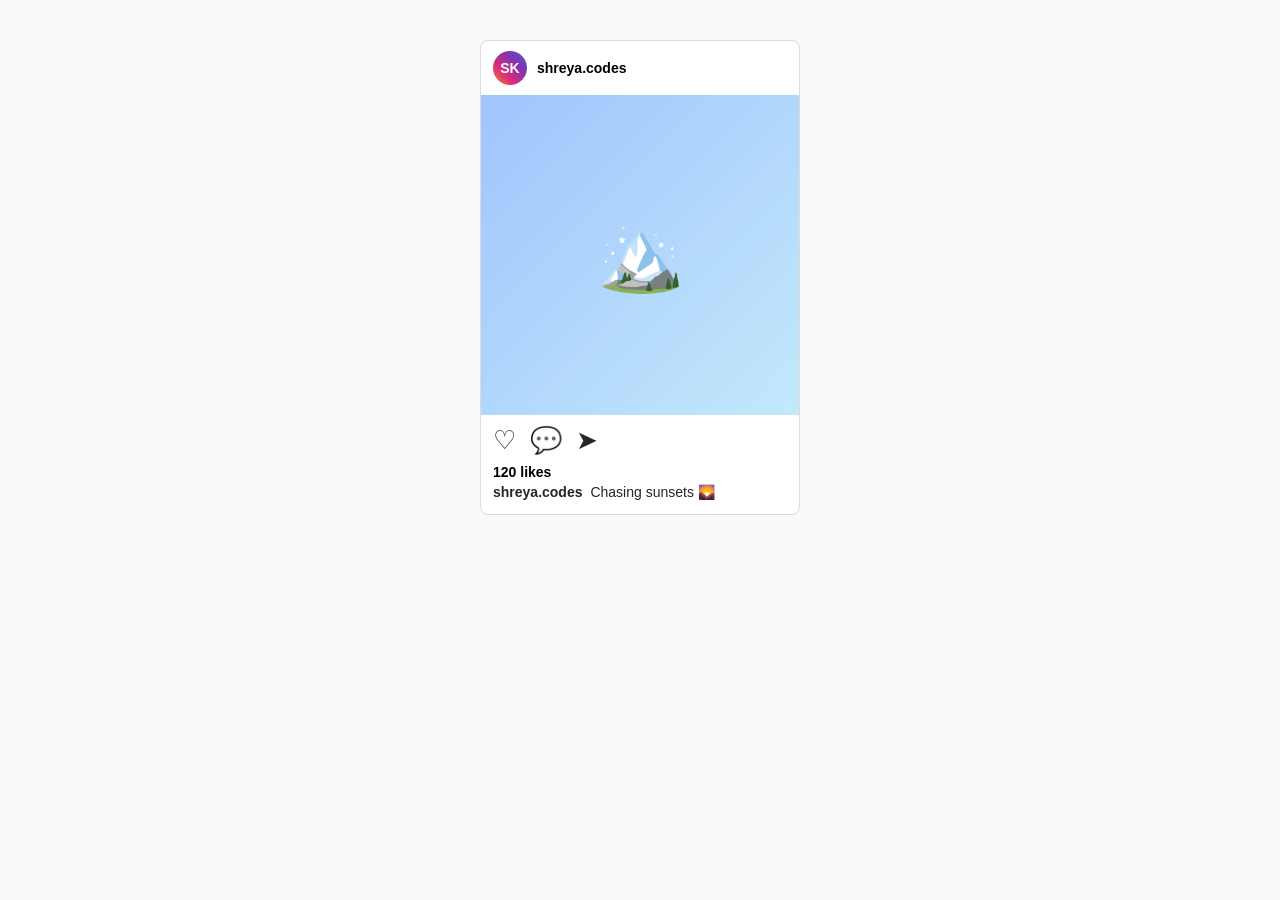
<file: 18/DOM1/index.html>
<!DOCTYPE html>
<html lang="en">

<head>
    <meta charset="UTF-8">
    <meta name="viewport" content="width=device-width, initial-scale=1.0">
    <title>Document</title>
    <link rel="stylesheet" href="style.css">
    <script defer src="index.js"></script>
</head>

<body>
    <div class="insta-card">
        <div class="insta-header">
            <div class="insta-avatar">SK</div>
            <div class="insta-username">shreya.codes</div>
        </div>
        <div class="insta-post-image">🏔️</div>
            <div class="insta-actions">
                <span id="heart" class="icon heart">&#9825;</span>
                <span class="icon">&#128172;</span>
                <span class="icon">&#10148;</span>
            </div>
        <p class="likes-count" id="likesCount">120 likes</p>
        <p class="caption"><b>shreya.codes</b> Chasing sunsets 🌄</p>
    </div>

</body>

</html>
</file>
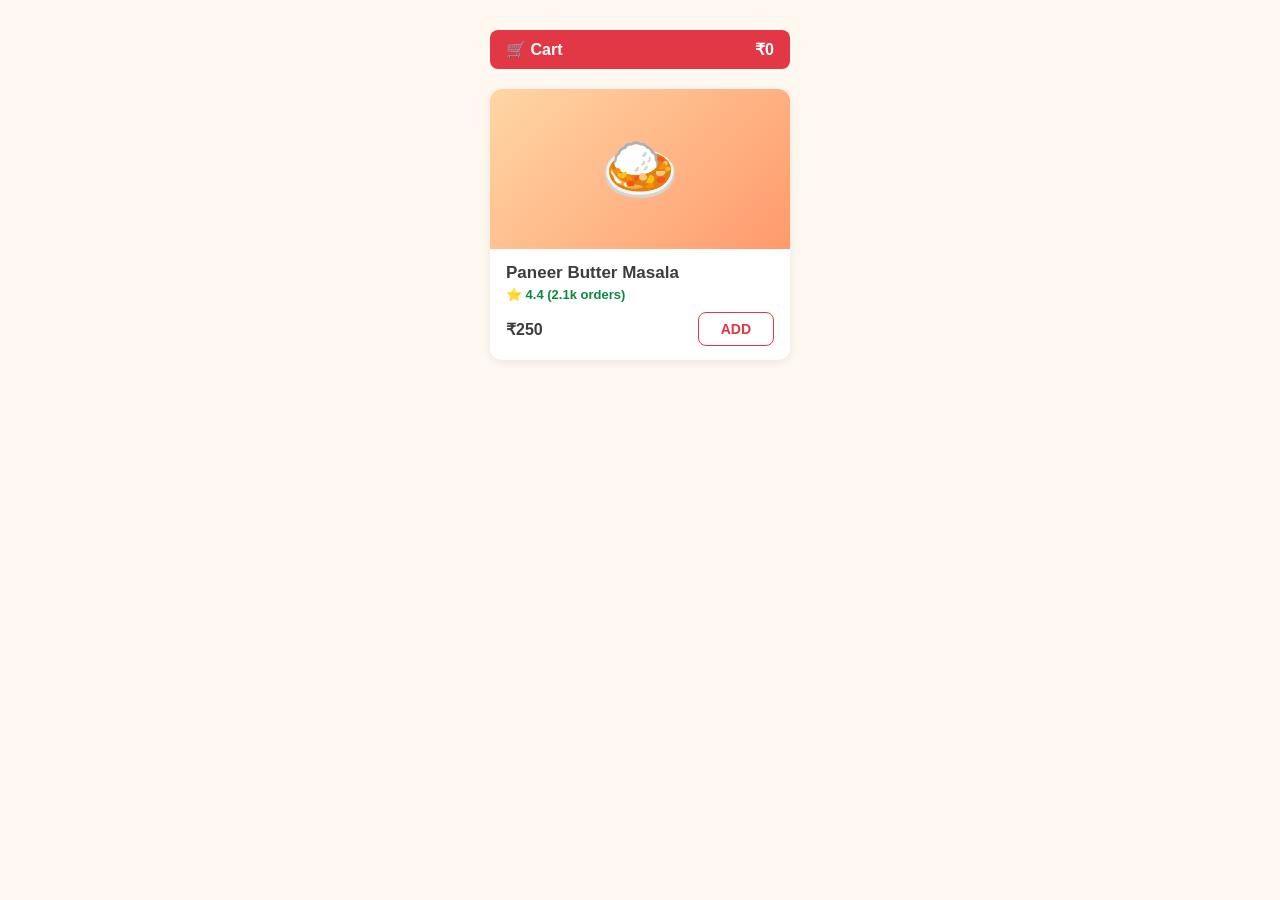
<file: 18/DOM2/index.html>
<!DOCTYPE html>
<html lang="en">
<head>
    <meta charset="UTF-8">
    <meta name="viewport" content="width=device-width, initial-scale=1.0">
    <title>Document</title>
    <link rel="stylesheet" href="style.css">
    <script defer src="index1.js"></script>
</head>
<body>
    <div class="nav-cart">
    <span>🛒 Cart</span>
    <span id="cartTotal">₹0</span>
</div>
<div class="food-card">
    <div class="food-img">🍛</div>
    <div class="food-info">
        <h3>Paneer Butter Masala</h3>
        <p class="rating">⭐ 4.4 (2.1k orders)</p>
        <div class="price-row">
            <span class="price">₹250</span>
            <button id="addBtn" class="add-btn">ADD</button>
            <div id="stepper" class="stepper hidden">
                <button id="decreaseBtn">−</button>
                <span id="qty">1</span>
                <button id="increaseBtn">+</button>
            </div>
        </div>
    </div>
</div>
</body>
</html>
</file>
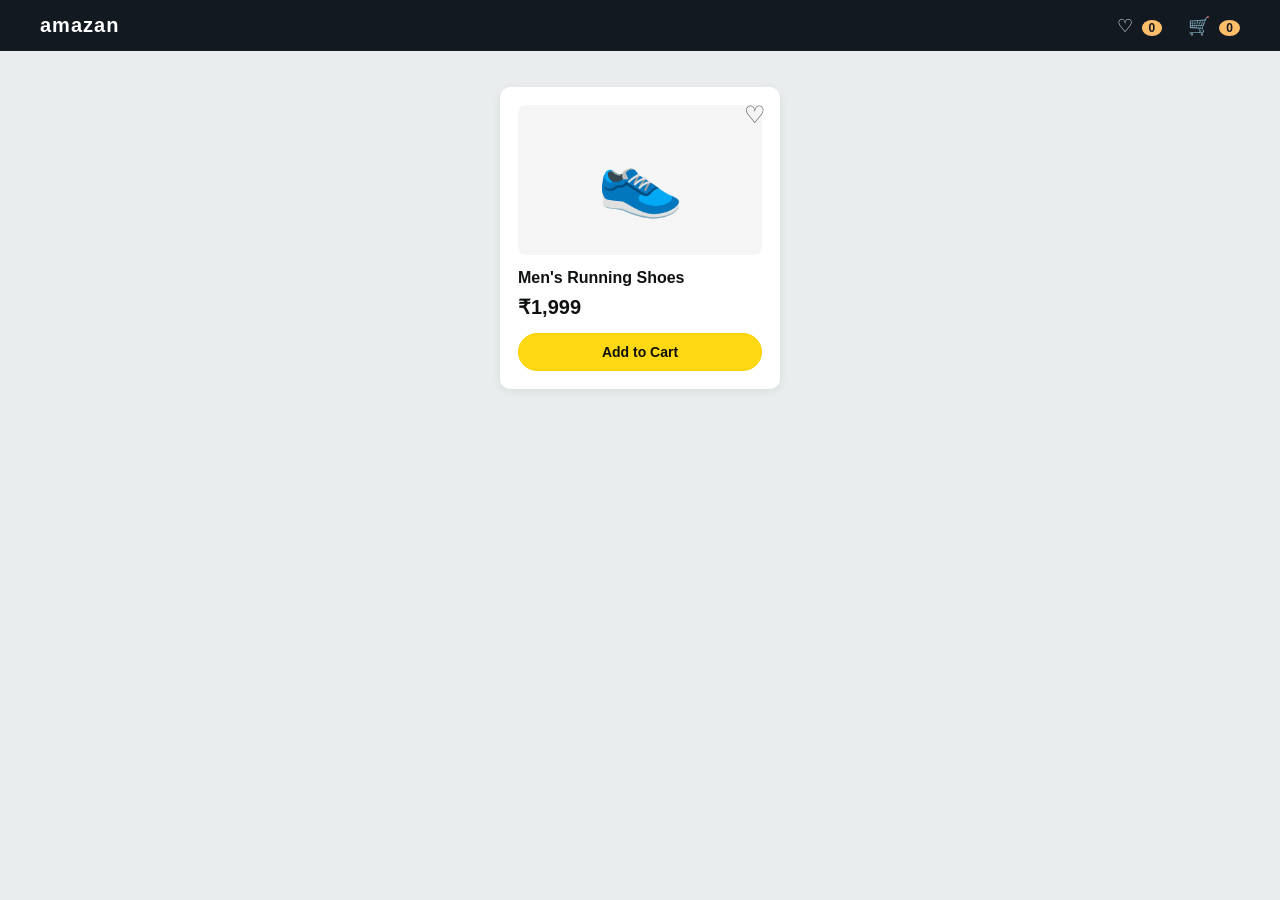
<file: 18/DOM3/index.html>
<!DOCTYPE html>
<html lang="en">

<head>
    <meta charset="UTF-8">
    <meta name="viewport" content="width=device-width, initial-scale=1.0">
    <title>Document</title>
    <link rel="stylesheet" href="style.css">
    <script defer src="index.js"></script>
</head>

<body>
    <div class="navbar">
        <div class="brand">amazan</div>
        <div class="nav-icons">
            <span>♡ <span id="wishCount" class="count">0</span></span>
            <span>🛒 <span id="cartCount" class="count">0</span></span>
        </div>
    </div>
    <div class="product-card">
        <span id="wishlistIcon" class="wishlist-icon">&#9825;</span>
        <div class="product-img">👟</div>
        <h3>Men's Running Shoes</h3>
        <p class="price">1,999</p>
        <button id="addToCartBtn">Add to Cart</button>
    </div>

</body>

</html>
</file>
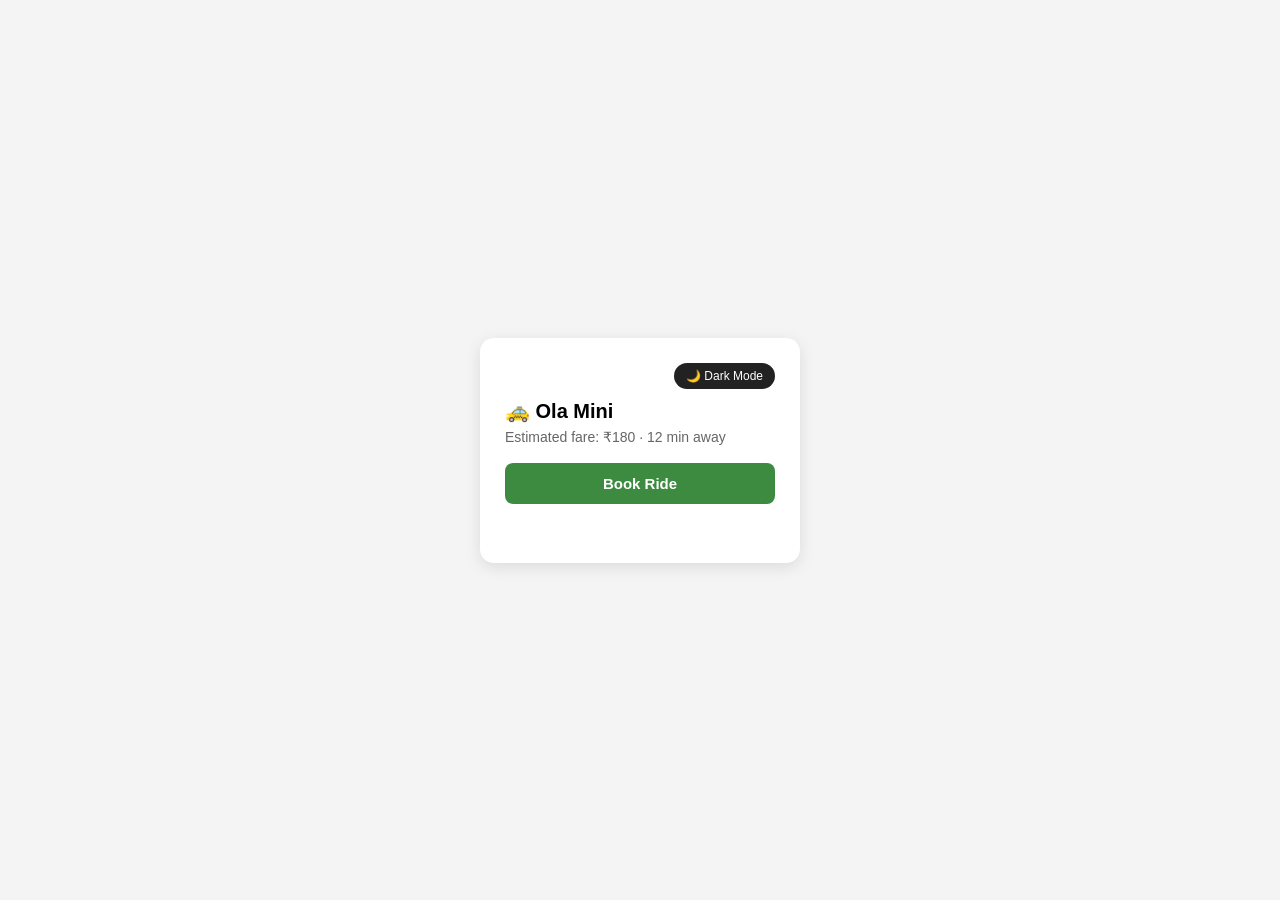
<file: 18/DOM4/index.html>
<!DOCTYPE html>
<html lang="en">

<head>
    <meta charset="UTF-8">
    <meta name="viewport" content="width=device-width, initial-scale=1.0">
    <title>Document</title>
    <link rel="stylesheet" href="style.css">
    <script defer src="index.js"></script>
</head>

<body>
    <div class="ride-card" id="rideCard">
        <div class="theme-toggle">
            <button id="themeBtn">🌙 Dark Mode</button>
        </div>
        <h2 class="ride-title">🚕 Ola Mini</h2>
        <p class="fare">Estimated fare: ₹180 · 12 min away</p>
        <button id="bookBtn">Book Ride</button>
        <p id="status" class="status"></p>
    </div>

</body>

</html>
</file>
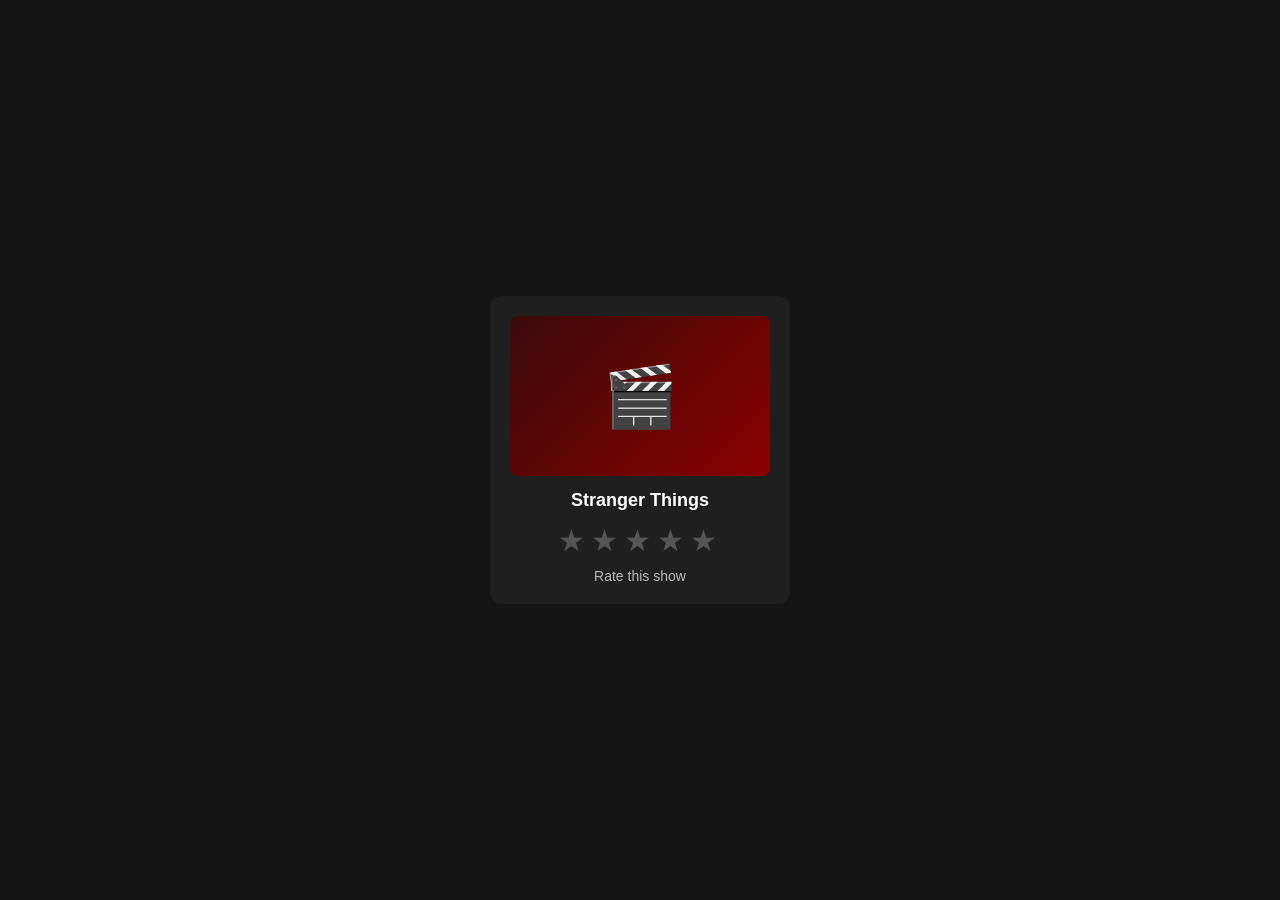
<file: 18/DOM5/index.html>
<!DOCTYPE html>
<html lang="en">

<head>
    <meta charset="UTF-8">
    <meta name="viewport" content="width=device-width, initial-scale=1.0">
    <title>Document</title>
    <link rel="stylesheet" href="style.css">
    <script defer src="index.js"></script>
</head>

<body>
    <div class="movie-card">
        <div class="movie-poster">🎬</div>
        <h3>Stranger Things</h3>
        <div class="stars" id="stars">
            <span class="star" data-index="1">★</span><span class="star" data-index="2">★</span><span class="star"
                data-index="3">★</span><span class="star" data-index="4">★</span><span class="star"
                data-index="5">★</span>
        </div>
        <p id="ratingText">Rate this show</p>
    </div>

</body>

</html>
</file>
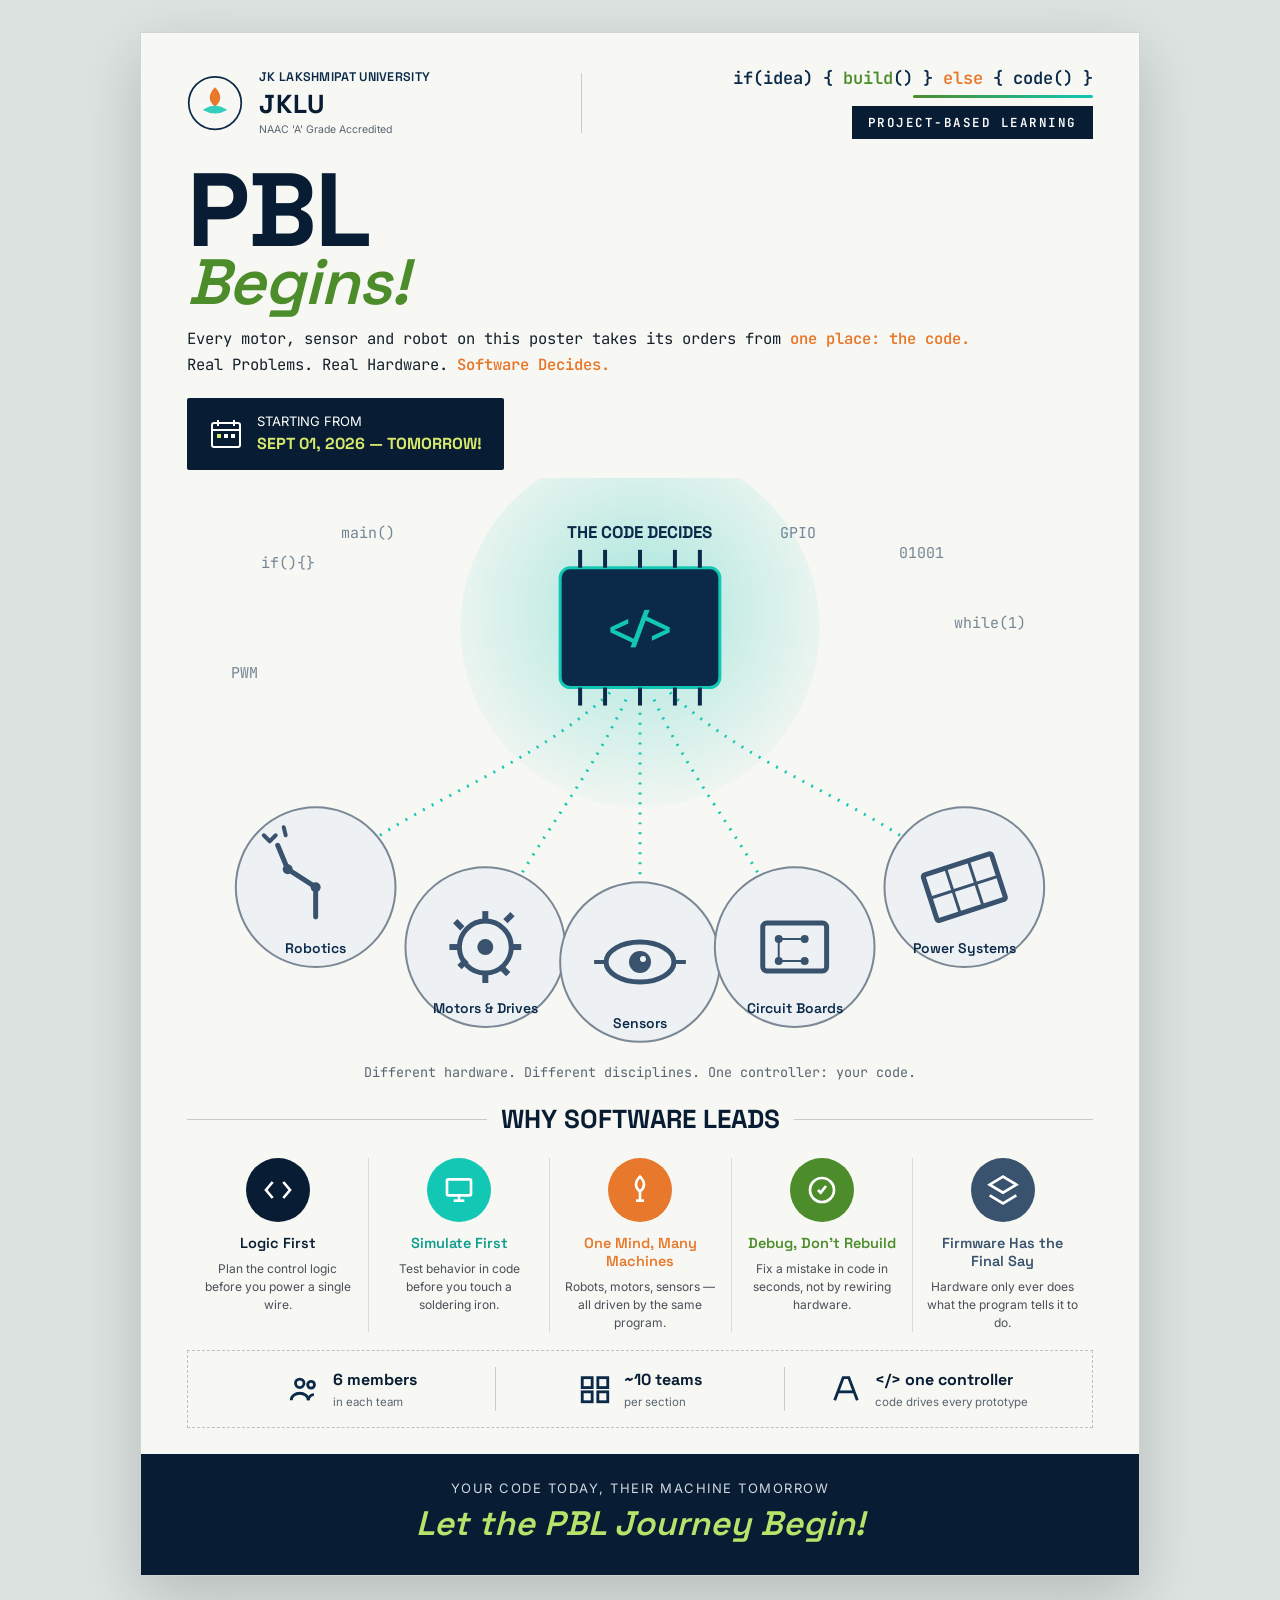
<file: 18/DOM4/img.html>
<!DOCTYPE html>
<html lang="en">
<head>
<meta charset="UTF-8">
<title>PBL Begins — Software-Led Engineering</title>
<link rel="preconnect" href="https://fonts.googleapis.com">
<link href="https://fonts.googleapis.com/css2?family=Space+Grotesk:wght@400;500;600;700&family=JetBrains+Mono:wght@400;500;600&family=Inter:wght@400;500;600;700&display=swap" rel="stylesheet">
<style>
  :root{
    --navy:#0B2A4A;
    --navy-deep:#081D33;
    --green:#4C8C2B;
    --orange:#E8792C;
    --cyan:#12C7B4;
    --paper:#F7F7F3;
    --ink:#14202B;
    --hw-grey:#7A8794;
    --hw-fill:#EEF1F3;
  }
  *{box-sizing:border-box; margin:0; padding:0;}
  body{
    background:#DCE3E0;
    display:flex;
    justify-content:center;
    padding:32px 12px;
    font-family:'Inter',sans-serif;
  }
  .poster{
    width:1000px;
    max-width:100%;
    background:var(--paper);
    position:relative;
    overflow:hidden;
    border:1px solid #cfd6d2;
    box-shadow:0 20px 60px rgba(0,0,0,0.18);
  }

  /* ===== HEADER ===== */
  .header{
    display:flex;
    align-items:center;
    justify-content:space-between;
    padding:34px 46px 18px 46px;
    gap:24px;
  }
  .brand{
    display:flex;
    align-items:center;
    gap:16px;
  }
  .brand-mark{width:56px; height:56px; flex-shrink:0;}
  .brand-text .uname{
    font-family:'Space Grotesk', sans-serif;
    font-weight:600;
    font-size:12.5px;
    letter-spacing:0.3px;
    color:var(--navy);
    line-height:1.25;
    max-width:190px;
  }
  .brand-text .jklu{
    font-family:'Space Grotesk', sans-serif;
    font-weight:700;
    font-size:26px;
    color:var(--navy-deep);
    letter-spacing:1px;
    margin-top:2px;
  }
  .brand-text .accred{
    font-size:10.5px;
    color:#5a6672;
    margin-top:2px;
  }
  .divider-v{width:1px; height:60px; background:#c7cdc9;}
  .tagline{
    text-align:right;
  }
  .tagline .line1{
    font-family:'JetBrains Mono', monospace;
    font-weight:600;
    font-size:17px;
    color:var(--navy);
  }
  .tagline .line1 .g{color:var(--green);}
  .tagline .line1 .o{color:var(--orange);}
  .tagline .underline{
    height:3px; width:180px; background:linear-gradient(90deg,var(--green),var(--cyan));
    margin:6px 0 8px auto; border-radius:2px;
  }
  .pbl-ribbon{
    display:inline-block;
    background:var(--navy-deep);
    color:#fff;
    font-family:'JetBrains Mono', monospace;
    font-weight:600;
    font-size:12.5px;
    letter-spacing:1.5px;
    padding:8px 16px;
  }

  /* ===== HERO TITLE ===== */
  .hero-title{
    padding:6px 46px 0 46px;
    position:relative;
  }
  .hero-title h1{
    font-family:'Space Grotesk', sans-serif;
    font-weight:700;
    font-size:104px;
    line-height:0.92;
    color:var(--navy-deep);
    letter-spacing:-2px;
  }
  .hero-title .begins{
    font-family:'Space Grotesk', sans-serif;
    font-style:italic;
    font-weight:600;
    font-size:64px;
    color:var(--green);
    display:block;
    margin-top:-6px;
    letter-spacing:-1px;
  }
  .subline{
    font-family:'JetBrains Mono', monospace;
    font-size:15.5px;
    color:var(--ink);
    margin-top:14px;
    line-height:1.7;
  }
  .subline strong{color:var(--orange); font-weight:600;}

  .date-box{
    margin-top:20px;
    display:inline-flex;
    align-items:center;
    gap:14px;
    background:var(--navy-deep);
    color:#fff;
    padding:14px 22px;
    border-radius:2px;
  }
  .date-box .cal{width:34px; height:34px; flex-shrink:0;}
  .date-box .txt{font-family:'Inter',sans-serif; font-size:13px; line-height:1.5;}
  .date-box .txt b{
    color:#D7E86B; font-size:16px; display:block; font-family:'Space Grotesk',sans-serif;
  }

  /* ===== DIAGRAM ===== */
  .diagram-wrap{
    margin-top:8px;
    position:relative;
  }
  .diagram-wrap svg{display:block; width:100%; height:auto;}

  /* ===== WHY SECTION ===== */
  .why{
    padding:6px 46px 10px 46px;
  }
  .why-head{
    display:flex; align-items:center; gap:14px; margin-bottom:22px;
  }
  .why-head .rule{flex:1; height:1px; background:#c7cdc9;}
  .why-head h2{
    font-family:'Space Grotesk', sans-serif;
    font-weight:700;
    font-size:26px;
    color:var(--navy-deep);
    white-space:nowrap;
  }
  .cards{
    display:grid;
    grid-template-columns:repeat(5,1fr);
    gap:0;
  }
  .card{
    padding:0 14px;
    border-left:1px solid #d8dcd8;
    text-align:center;
  }
  .card:first-child{border-left:none;}
  .card .icon-circ{
    width:64px; height:64px; border-radius:50%;
    display:flex; align-items:center; justify-content:center;
    margin:0 auto 12px auto;
  }
  .card .icon-circ svg{width:32px; height:32px;}
  .card h3{
    font-family:'Space Grotesk', sans-serif;
    font-weight:600;
    font-size:14.5px;
    margin-bottom:8px;
  }
  .card p{
    font-size:12px;
    color:#495057;
    line-height:1.5;
  }
  .c1 .icon-circ{background:var(--navy-deep);}
  .c2 .icon-circ{background:var(--cyan);}
  .c3 .icon-circ{background:var(--orange);}
  .c4 .icon-circ{background:var(--green);}
  .c5 .icon-circ{background:#39536E;}
  .c1 h3{color:var(--navy-deep);}
  .c2 h3{color:#0E9C8D;}
  .c3 h3{color:var(--orange);}
  .c4 h3{color:var(--green);}
  .c5 h3{color:#39536E;}

  /* ===== STAT BAR ===== */
  .stats{
    margin:8px 46px 0 46px;
    border:1px dashed #b9c4bd;
    display:flex;
    align-items:center;
    padding:16px 20px;
  }
  .stats .item{
    display:flex; align-items:center; gap:12px; flex:1; justify-content:center;
  }
  .stats .item svg{width:34px; height:34px; flex-shrink:0;}
  .stats .item .txt b{
    display:block; font-family:'Space Grotesk',sans-serif; font-size:16px; color:var(--navy-deep);
  }
  .stats .item .txt span{font-size:11.5px; color:#5a6672;}
  .stats .sep{width:1px; height:44px; background:#c7cdc9;}

  /* ===== FOOTER ===== */
  .footer{
    margin-top:26px;
    background:var(--navy-deep);
    color:#fff;
    text-align:center;
    padding:26px 20px 30px 20px;
    position:relative;
    overflow:hidden;
  }
  .footer .l1{
    font-family:'Inter',sans-serif;
    font-size:13px;
    letter-spacing:1.5px;
    color:#cfd8e0;
  }
  .footer .l2{
    font-family:'Space Grotesk', sans-serif;
    font-style:italic;
    font-weight:600;
    font-size:34px;
    color:#B7E36B;
    margin-top:6px;
  }
</style>
</head>
<body>
<div class="poster">

  <!-- HEADER -->
  <div class="header">
    <div class="brand">
      <svg class="brand-mark" viewBox="0 0 64 64">
        <circle cx="32" cy="32" r="30" fill="none" stroke="#0B2A4A" stroke-width="2"/>
        <path d="M32 14 C 24 22, 24 30, 32 36 C 40 30, 40 22, 32 14 Z" fill="#E8792C"/>
        <path d="M18 40 Q32 30 46 40 Q32 48 18 40 Z" fill="#12C7B4" opacity="0.85"/>
      </svg>
      <div class="brand-text">
        <div class="uname">JK LAKSHMIPAT UNIVERSITY</div>
        <div class="jklu">JKLU</div>
        <div class="accred">NAAC 'A' Grade Accredited</div>
      </div>
    </div>
    <div class="divider-v"></div>
    <div class="tagline">
      <div class="line1">if(idea) { <span class="g">build</span>() } <span class="o">else</span> { code() }</div>
      <div class="underline"></div>
      <div class="pbl-ribbon">PROJECT-BASED LEARNING</div>
    </div>
  </div>

  <!-- HERO TITLE -->
  <div class="hero-title">
    <h1>PBL<span class="begins">Begins!</span></h1>
    <div class="subline">
      Every motor, sensor and robot on this poster takes its orders from <strong>one place: the code.</strong><br>
      Real Problems. Real Hardware. <strong>Software Decides.</strong>
    </div>
    <div class="date-box">
      <svg class="cal" viewBox="0 0 34 34">
        <rect x="3" y="6" width="28" height="24" rx="2" fill="none" stroke="#fff" stroke-width="2"/>
        <line x1="3" y1="13" x2="31" y2="13" stroke="#fff" stroke-width="2"/>
        <line x1="9" y1="3" x2="9" y2="9" stroke="#fff" stroke-width="2"/>
        <line x1="25" y1="3" x2="25" y2="9" stroke="#fff" stroke-width="2"/>
        <rect x="8" y="17" width="4" height="4" fill="#D7E86B"/>
        <rect x="15" y="17" width="4" height="4" fill="#fff"/>
        <rect x="22" y="17" width="4" height="4" fill="#fff"/>
      </svg>
      <div class="txt">STARTING FROM<br><b>SEPT 01, 2026 — TOMORROW!</b></div>
    </div>
  </div>

  <!-- DIAGRAM: software chip controlling hardware -->
  <div class="diagram-wrap">
<svg viewBox="0 0 1000 620" xmlns="http://www.w3.org/2000/svg">
  <defs>
    <marker id="arrow" markerWidth="10" markerHeight="10" refX="7" refY="3" orient="auto">
      <path d="M0,0 L7,3 L0,6 Z" fill="#12C7B4"/>
    </marker>
    <radialGradient id="glow" cx="50%" cy="45%" r="60%">
      <stop offset="0%" stop-color="#12C7B4" stop-opacity="0.35"/>
      <stop offset="100%" stop-color="#12C7B4" stop-opacity="0"/>
    </radialGradient>
  </defs>

  <!-- glow behind chip -->
  <circle cx="500" cy="150" r="180" fill="url(#glow)"/>

  <!-- control lines from chip to each hardware node, drawn first (under chip) -->
  <path d="M470,215 C 380,300 250,330 175,410" fill="none" stroke="#12C7B4" stroke-width="3" stroke-dasharray="2 8" marker-end="url(#arrow)"/>
  <path d="M486,222 C 440,320 380,380 345,470" fill="none" stroke="#12C7B4" stroke-width="3" stroke-dasharray="2 8" marker-end="url(#arrow)"/>
  <path d="M500,225 C 500,320 500,400 500,485" fill="none" stroke="#12C7B4" stroke-width="3" stroke-dasharray="2 8" marker-end="url(#arrow)"/>
  <path d="M514,222 C 560,320 620,380 655,470" fill="none" stroke="#12C7B4" stroke-width="3" stroke-dasharray="2 8" marker-end="url(#arrow)"/>
  <path d="M530,215 C 620,300 750,330 825,410" fill="none" stroke="#12C7B4" stroke-width="3" stroke-dasharray="2 8" marker-end="url(#arrow)"/>

  <!-- floating code particles -->
  <g font-family="JetBrains Mono, monospace" font-size="15" fill="#0B2A4A" opacity="0.55">
    <text x="120" y="90">if(){}</text>
    <text x="760" y="80">01001</text>
    <text x="815" y="150">while(1)</text>
    <text x="90" y="200">PWM</text>
    <text x="640" y="60">GPIO</text>
    <text x="200" y="60">main()</text>
  </g>

  <!-- CENTRAL CHIP: "the code" that governs everything -->
  <g>
    <rect x="420" y="90" width="160" height="120" rx="10" fill="#0B2A4A" stroke="#12C7B4" stroke-width="3"/>
    <!-- pins -->
    <g stroke="#0B2A4A" stroke-width="4">
      <line x1="440" y1="90" x2="440" y2="72"/>
      <line x1="465" y1="90" x2="465" y2="72"/>
      <line x1="500" y1="90" x2="500" y2="72"/>
      <line x1="535" y1="90" x2="535" y2="72"/>
      <line x1="560" y1="90" x2="560" y2="72"/>
      <line x1="440" y1="210" x2="440" y2="228"/>
      <line x1="465" y1="210" x2="465" y2="228"/>
      <line x1="500" y1="210" x2="500" y2="228"/>
      <line x1="535" y1="210" x2="535" y2="228"/>
      <line x1="560" y1="210" x2="560" y2="228"/>
    </g>
    <text x="500" y="165" text-anchor="middle" font-family="JetBrains Mono, monospace" font-weight="700" font-size="40" fill="#12C7B4">&lt;/&gt;</text>
    <text x="500" y="60" text-anchor="middle" font-family="Space Grotesk, sans-serif" font-weight="700" font-size="17" fill="#0B2A4A">THE CODE DECIDES</text>
  </g>

  <!-- NODE 1: Robotics arm -->
  <g transform="translate(175,410)">
    <circle r="80" fill="#EEF1F3" stroke="#7A8794" stroke-width="2"/>
    <g stroke="#39536E" stroke-width="5" fill="none" stroke-linecap="round">
      <line x1="0" y1="30" x2="0" y2="0"/>
      <line x1="0" y1="0" x2="-28" y2="-18"/>
      <line x1="-28" y1="-18" x2="-38" y2="-42"/>
    </g>
    <circle cx="0" cy="0" r="5" fill="#39536E"/>
    <circle cx="-28" cy="-18" r="5" fill="#39536E"/>
    <path d="M-46,-46 l-6,-6 M-30,-52 l-2,-8 M-46,-46 l6,-6" stroke="#39536E" stroke-width="4" fill="none" stroke-linecap="round"/>
    <text x="0" y="66" text-anchor="middle" font-family="Space Grotesk, sans-serif" font-weight="600" font-size="14" fill="#0B2A4A">Robotics</text>
  </g>

  <!-- NODE 2: Motor / gear (electrical) -->
  <g transform="translate(345,470)">
    <circle r="80" fill="#EEF1F3" stroke="#7A8794" stroke-width="2"/>
    <g fill="#39536E">
      <circle r="26" fill="none" stroke="#39536E" stroke-width="5"/>
      <circle r="8" fill="#39536E"/>
      <g id="teeth">
        <rect x="-3" y="-36" width="6" height="12"/>
        <rect x="-3" y="24" width="6" height="12"/>
        <rect x="-36" y="-3" width="12" height="6"/>
        <rect x="24" y="-3" width="12" height="6"/>
        <rect x="18" y="18" width="10" height="6" transform="rotate(45 18 18)"/>
        <rect x="-28" y="-28" width="10" height="6" transform="rotate(45 -28 -28)"/>
        <rect x="18" y="-28" width="10" height="6" transform="rotate(-45 18 -28)"/>
        <rect x="-28" y="18" width="10" height="6" transform="rotate(-45 -28 18)"/>
      </g>
    </g>
    <text x="0" y="66" text-anchor="middle" font-family="Space Grotesk, sans-serif" font-weight="600" font-size="14" fill="#0B2A4A">Motors &amp; Drives</text>
  </g>

  <!-- NODE 3: Sensor / eye (electronics) -->
  <g transform="translate(500,485)">
    <circle r="80" fill="#EEF1F3" stroke="#7A8794" stroke-width="2"/>
    <ellipse cx="0" cy="0" rx="34" ry="20" fill="none" stroke="#39536E" stroke-width="5"/>
    <circle cx="0" cy="0" r="11" fill="#39536E"/>
    <circle cx="3" cy="-3" r="3" fill="#EEF1F3"/>
    <line x1="-34" y1="0" x2="-46" y2="0" stroke="#39536E" stroke-width="4"/>
    <line x1="34" y1="0" x2="46" y2="0" stroke="#39536E" stroke-width="4"/>
    <text x="0" y="66" text-anchor="middle" font-family="Space Grotesk, sans-serif" font-weight="600" font-size="14" fill="#0B2A4A">Sensors</text>
  </g>

  <!-- NODE 4: Circuit board (electrical/electronics) -->
  <g transform="translate(655,470)">
    <circle r="80" fill="#EEF1F3" stroke="#7A8794" stroke-width="2"/>
    <rect x="-32" y="-24" width="64" height="48" rx="4" fill="none" stroke="#39536E" stroke-width="5"/>
    <circle cx="-16" cy="-8" r="4" fill="#39536E"/>
    <circle cx="10" cy="-8" r="4" fill="#39536E"/>
    <circle cx="-16" cy="14" r="4" fill="#39536E"/>
    <circle cx="10" cy="14" r="4" fill="#39536E"/>
    <path d="M-16,-8 L10,-8 M-16,14 L10,14 M-16,-8 L-16,14" stroke="#39536E" stroke-width="2" fill="none"/>
    <text x="0" y="66" text-anchor="middle" font-family="Space Grotesk, sans-serif" font-weight="600" font-size="14" fill="#0B2A4A">Circuit Boards</text>
  </g>

  <!-- NODE 5: Solar panel (energy hardware) -->
  <g transform="translate(825,410)">
    <circle r="80" fill="#EEF1F3" stroke="#7A8794" stroke-width="2"/>
    <g transform="rotate(-18)">
      <rect x="-36" y="-24" width="72" height="48" rx="2" fill="none" stroke="#39536E" stroke-width="5"/>
      <line x1="-12" y1="-24" x2="-12" y2="24" stroke="#39536E" stroke-width="3"/>
      <line x1="12" y1="-24" x2="12" y2="24" stroke="#39536E" stroke-width="3"/>
      <line x1="-36" y1="0" x2="36" y2="0" stroke="#39536E" stroke-width="3"/>
    </g>
    <text x="0" y="66" text-anchor="middle" font-family="Space Grotesk, sans-serif" font-weight="600" font-size="14" fill="#0B2A4A">Power Systems</text>
  </g>

  <!-- caption strip -->
  <text x="500" y="600" text-anchor="middle" font-family="JetBrains Mono, monospace" font-size="13.5" fill="#5a6672">
    Different hardware. Different disciplines. One controller: your code.
  </text>
</svg>
  </div>

  <!-- WHY SOFTWARE LEADS -->
  <div class="why">
    <div class="why-head">
      <div class="rule"></div>
      <h2>WHY SOFTWARE LEADS</h2>
      <div class="rule"></div>
    </div>
    <div class="cards">
      <div class="card c1">
        <div class="icon-circ">
          <svg viewBox="0 0 24 24" fill="none" stroke="#fff" stroke-width="2"><path d="M8 6 L3 12 L8 18"/><path d="M16 6 L21 12 L16 18"/></svg>
        </div>
        <h3>Logic First</h3>
        <p>Plan the control logic before you power a single wire.</p>
      </div>
      <div class="card c2">
        <div class="icon-circ">
          <svg viewBox="0 0 24 24" fill="none" stroke="#fff" stroke-width="2"><rect x="3" y="4" width="18" height="12" rx="1"/><line x1="8" y1="20" x2="16" y2="20"/><line x1="12" y1="16" x2="12" y2="20"/></svg>
        </div>
        <h3>Simulate First</h3>
        <p>Test behavior in code before you touch a soldering iron.</p>
      </div>
      <div class="card c3">
        <div class="icon-circ">
          <svg viewBox="0 0 24 24" fill="none" stroke="#fff" stroke-width="2"><path d="M12 2 C8 6 8 10 12 13 C16 10 16 6 12 2 Z"/><line x1="12" y1="13" x2="12" y2="20"/><line x1="9" y1="20" x2="15" y2="20"/></svg>
        </div>
        <h3>One Mind, Many Machines</h3>
        <p>Robots, motors, sensors — all driven by the same program.</p>
      </div>
      <div class="card c4">
        <div class="icon-circ">
          <svg viewBox="0 0 24 24" fill="none" stroke="#fff" stroke-width="2"><circle cx="12" cy="12" r="9"/><path d="M9 12 L11 14 L15 9"/></svg>
        </div>
        <h3>Debug, Don't Rebuild</h3>
        <p>Fix a mistake in code in seconds, not by rewiring hardware.</p>
      </div>
      <div class="card c5">
        <div class="icon-circ">
          <svg viewBox="0 0 24 24" fill="none" stroke="#fff" stroke-width="2"><path d="M12 2 L2 8 L12 14 L22 8 Z"/><path d="M2 16 L12 22 L22 16"/></svg>
        </div>
        <h3>Firmware Has the Final Say</h3>
        <p>Hardware only ever does what the program tells it to do.</p>
      </div>
    </div>
  </div>

  <!-- STATS -->
  <div class="stats">
    <div class="item">
      <svg viewBox="0 0 24 24" fill="none" stroke="#0B2A4A" stroke-width="2"><circle cx="9" cy="8" r="3"/><path d="M3 20c0-3 3-5 6-5s6 2 6 5"/><circle cx="17" cy="9" r="2.4"/><path d="M15 20c0-2.4 2-4 4-4"/></svg>
      <div class="txt"><b>6 members</b><span>in each team</span></div>
    </div>
    <div class="sep"></div>
    <div class="item">
      <svg viewBox="0 0 24 24" fill="none" stroke="#0B2A4A" stroke-width="2"><rect x="3" y="4" width="7" height="7"/><rect x="14" y="4" width="7" height="7"/><rect x="3" y="14" width="7" height="7"/><rect x="14" y="14" width="7" height="7"/></svg>
      <div class="txt"><b>~10 teams</b><span>per section</span></div>
    </div>
    <div class="sep"></div>
    <div class="item">
      <svg viewBox="0 0 24 24" fill="none" stroke="#0B2A4A" stroke-width="2"><path d="M4 20 L10 4 L14 4 L20 20"/><path d="M7 14 L17 14"/></svg>
      <div class="txt"><b>&lt;/&gt; one controller</b><span>code drives every prototype</span></div>
    </div>
  </div>

  <!-- FOOTER -->
  <div class="footer">
    <div class="l1">YOUR CODE TODAY, THEIR MACHINE TOMORROW</div>
    <div class="l2">Let the PBL Journey Begin!</div>
  </div>

</div>
</body>
</html>
</file>
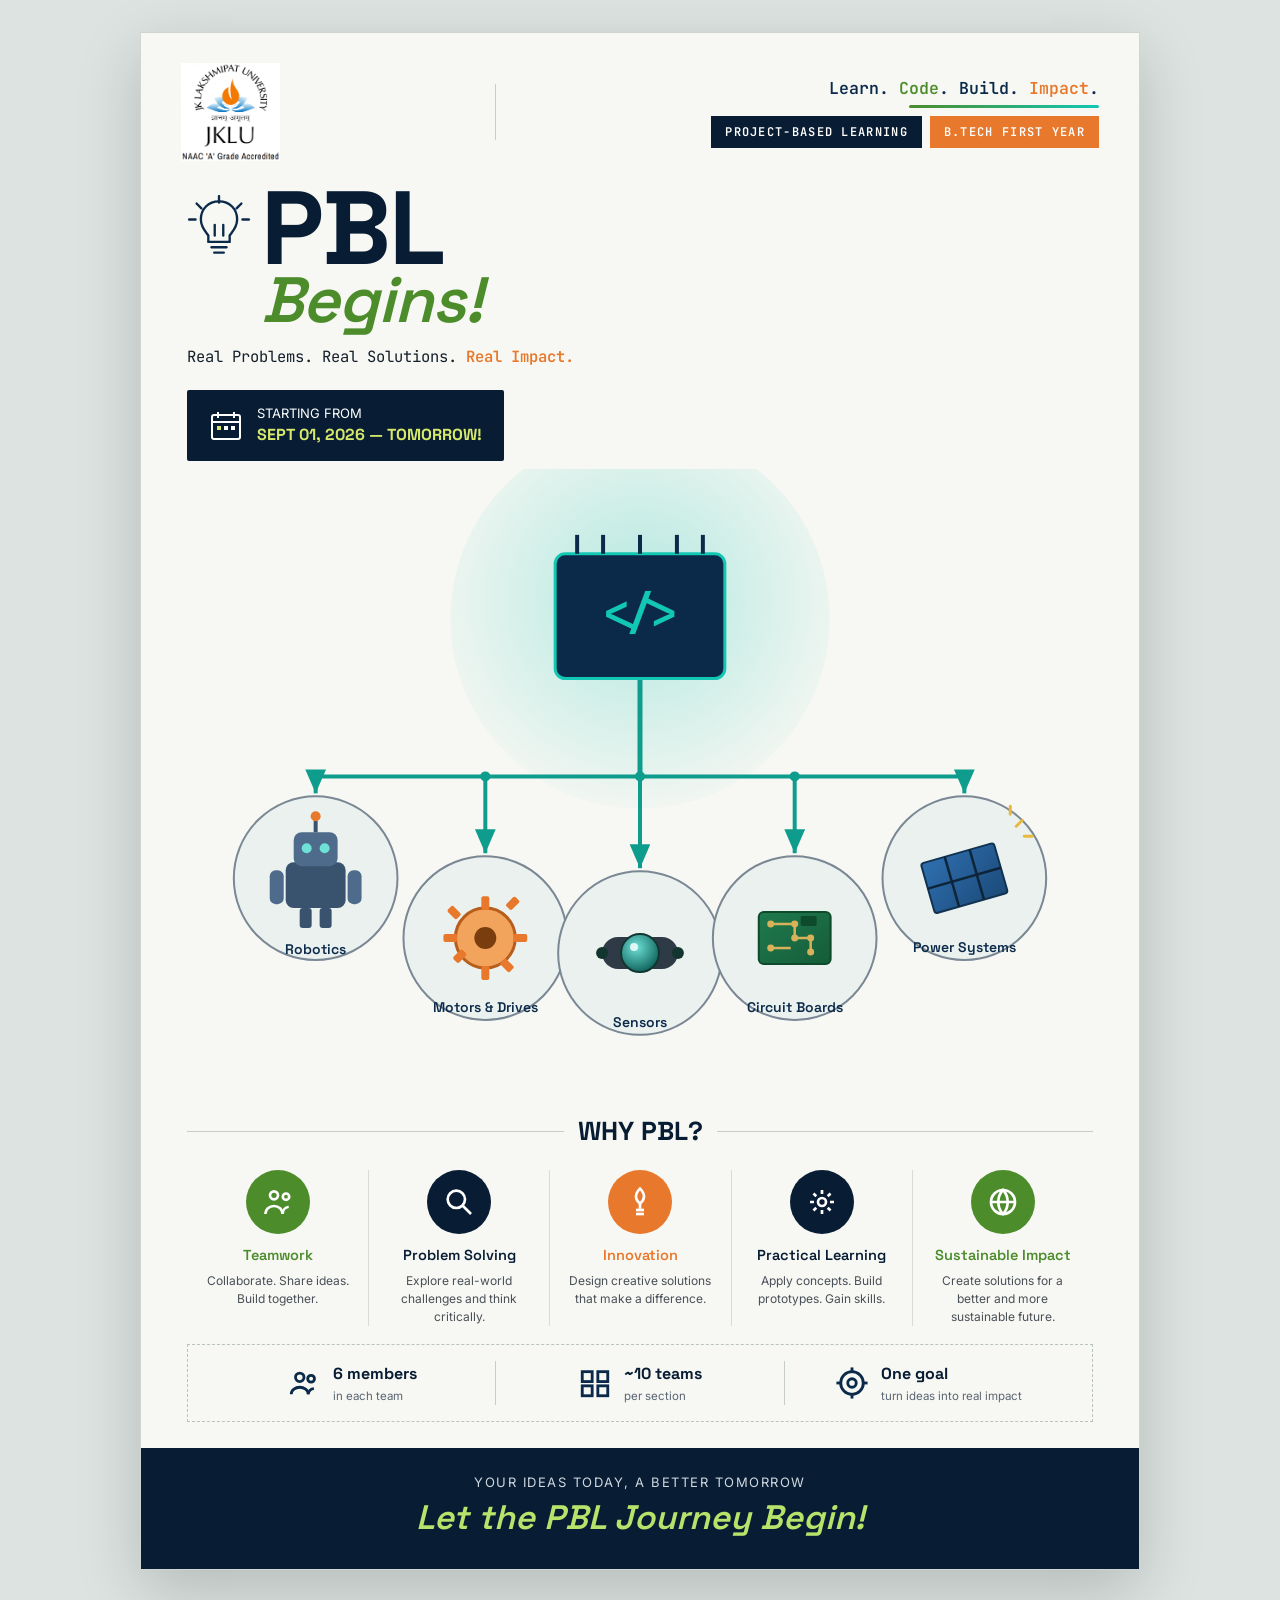
<file: 18/DOM4/img2.html>
<!DOCTYPE html>
<html lang="en">
<head>
<meta charset="UTF-8">
<title>PBL Begins — Software-Led Engineering</title>
<link rel="preconnect" href="https://fonts.googleapis.com">
<link href="https://fonts.googleapis.com/css2?family=Space+Grotesk:wght@400;500;600;700&family=JetBrains+Mono:wght@400;500;600&family=Inter:wght@400;500;600;700&display=swap" rel="stylesheet">
<style>
  :root{
    --navy:#0B2A4A;
    --navy-deep:#081D33;
    --green:#4C8C2B;
    --orange:#E8792C;
    --cyan:#12C7B4;
    --paper:#F7F7F3;
    --ink:#14202B;
    --hw-grey:#7A8794;
    --hw-fill:#EEF1F3;
  }
  *{box-sizing:border-box; margin:0; padding:0;}
  body{
    background:#DCE3E0;
    display:flex;
    justify-content:center;
    padding:32px 12px;
    font-family:'Inter',sans-serif;
  }
  .poster{
    width:1000px;
    max-width:100%;
    background:var(--paper);
    position:relative;
    overflow:hidden;
    border:1px solid #cfd6d2;
    box-shadow:0 20px 60px rgba(0,0,0,0.18);
  }

  /* ===== HEADER ===== */
  .header{
    display:flex;
    align-items:center;
    justify-content:space-between;
    padding:30px 40px 14px 40px;
    gap:20px;
  }
  .brand{
    display:flex;
    align-items:center;
    flex-shrink:0;
  }
  .brand img.logo-img{
    height:98px;
    width:auto;
    display:block;
  }
  .divider-v{width:1px; height:56px; background:#c7cdc9; flex-shrink:0;}
  .tagline{
    text-align:right;
    flex-shrink:0;
  }
  .tagline .line1{
    font-family:'JetBrains Mono', monospace;
    font-weight:600;
    font-size:16.5px;
    color:var(--navy);
    white-space:nowrap;
  }
  .tagline .line1 .g{color:var(--green);}
  .tagline .line1 .o{color:var(--orange);}
  .tagline .underline{
    height:3px; width:190px; background:linear-gradient(90deg,var(--green),var(--cyan));
    margin:6px 0 8px auto; border-radius:2px;
  }
  .badge-row{
    display:flex;
    justify-content:flex-end;
    gap:8px;
    flex-wrap:nowrap;
  }
  .pbl-ribbon{
    display:inline-block;
    background:var(--navy-deep);
    color:#fff;
    font-family:'JetBrains Mono', monospace;
    font-weight:600;
    font-size:12px;
    letter-spacing:1.3px;
    padding:8px 14px;
    white-space:nowrap;
  }
  .year-tag{
    display:inline-block;
    background:var(--orange);
    color:#fff;
    font-family:'JetBrains Mono', monospace;
    font-weight:600;
    font-size:12px;
    letter-spacing:1.3px;
    padding:8px 14px;
    white-space:nowrap;
  }

  /* ===== HERO TITLE ===== */
  .hero-title{
    padding:6px 46px 0 46px;
    position:relative;
  }
  .pbl-row{
    display:flex;
    align-items:flex-start;
    gap:10px;
  }
  .bulb-icon{
    width:64px;
    height:64px;
    flex-shrink:0;
    margin-top:14px;
  }
  .hero-title h1{
    font-family:'Space Grotesk', sans-serif;
    font-weight:700;
    font-size:104px;
    line-height:0.92;
    color:var(--navy-deep);
    letter-spacing:-2px;
  }
  .hero-title .begins{
    font-family:'Space Grotesk', sans-serif;
    font-style:italic;
    font-weight:600;
    font-size:64px;
    color:var(--green);
    display:block;
    margin-top:-6px;
    letter-spacing:-1px;
  }
  .subline{
    font-family:'JetBrains Mono', monospace;
    font-size:15.5px;
    color:var(--ink);
    margin-top:14px;
    line-height:1.7;
  }
  .subline strong{color:var(--orange); font-weight:600;}

  .date-box{
    margin-top:20px;
    display:inline-flex;
    align-items:center;
    gap:14px;
    background:var(--navy-deep);
    color:#fff;
    padding:14px 22px;
    border-radius:2px;
  }
  .date-box .cal{width:34px; height:34px; flex-shrink:0;}
  .date-box .txt{font-family:'Inter',sans-serif; font-size:13px; line-height:1.5;}
  .date-box .txt b{
    color:#D7E86B; font-size:16px; display:block; font-family:'Space Grotesk',sans-serif;
  }

  /* ===== DIAGRAM ===== */
  .diagram-wrap{
    margin-top:8px;
    position:relative;
  }
  .diagram-wrap svg{display:block; width:100%; height:auto;}

  /* ===== WHY SECTION ===== */
  .why{
    padding:6px 46px 10px 46px;
  }
  .why-head{
    display:flex; align-items:center; gap:14px; margin-bottom:22px;
  }
  .why-head .rule{flex:1; height:1px; background:#c7cdc9;}
  .why-head h2{
    font-family:'Space Grotesk', sans-serif;
    font-weight:700;
    font-size:26px;
    color:var(--navy-deep);
    white-space:nowrap;
  }
  .cards{
    display:grid;
    grid-template-columns:repeat(5,1fr);
    gap:0;
  }
  .card{
    padding:0 14px;
    border-left:1px solid #d8dcd8;
    text-align:center;
  }
  .card:first-child{border-left:none;}
  .card .icon-circ{
    width:64px; height:64px; border-radius:50%;
    display:flex; align-items:center; justify-content:center;
    margin:0 auto 12px auto;
  }
  .card .icon-circ svg{width:32px; height:32px;}
  .card h3{
    font-family:'Space Grotesk', sans-serif;
    font-weight:600;
    font-size:14.5px;
    margin-bottom:8px;
  }
  .card p{
    font-size:12px;
    color:#495057;
    line-height:1.5;
  }
  .c1 .icon-circ{background:var(--navy-deep);}
  .c2 .icon-circ{background:var(--cyan);}
  .c3 .icon-circ{background:var(--orange);}
  .c4 .icon-circ{background:var(--green);}
  .c5 .icon-circ{background:#39536E;}
  .c1 h3{color:var(--navy-deep);}
  .c2 h3{color:#0E9C8D;}
  .c3 h3{color:var(--orange);}
  .c4 h3{color:var(--green);}
  .c5 h3{color:#39536E;}

  /* ===== STAT BAR ===== */
  .stats{
    margin:8px 46px 0 46px;
    border:1px dashed #b9c4bd;
    display:flex;
    align-items:center;
    padding:16px 20px;
  }
  .stats .item{
    display:flex; align-items:center; gap:12px; flex:1; justify-content:center;
  }
  .stats .item svg{width:34px; height:34px; flex-shrink:0;}
  .stats .item .txt b{
    display:block; font-family:'Space Grotesk',sans-serif; font-size:16px; color:var(--navy-deep);
  }
  .stats .item .txt span{font-size:11.5px; color:#5a6672;}
  .stats .sep{width:1px; height:44px; background:#c7cdc9;}

  /* ===== FOOTER ===== */
  .footer{
    margin-top:26px;
    background:var(--navy-deep);
    color:#fff;
    text-align:center;
    padding:26px 20px 30px 20px;
    position:relative;
    overflow:hidden;
  }
  .footer .l1{
    font-family:'Inter',sans-serif;
    font-size:13px;
    letter-spacing:1.5px;
    color:#cfd8e0;
  }
  .footer .l2{
    font-family:'Space Grotesk', sans-serif;
    font-style:italic;
    font-weight:600;
    font-size:34px;
    color:#B7E36B;
    margin-top:6px;
  }
</style>
</head>
<body>
<div class="poster">

  <!-- HEADER -->
  <div class="header">
    <div class="brand">
      <img class="logo-img" src="[data-uri]" alt="JK Lakshmipat University logo">
    </div>
    <div class="divider-v"></div>
    <div class="tagline">
      <div class="line1">Learn. <span class="g">Code</span>. Build. <span class="o">Impact</span>.</div>
      <div class="underline"></div>
      <div class="badge-row">
        <div class="pbl-ribbon">PROJECT-BASED LEARNING</div>
        <div class="year-tag">B.TECH FIRST YEAR</div>
      </div>
    </div>
  </div>

  <!-- HERO TITLE -->
  <div class="hero-title">
    <div class="pbl-row">
      <svg class="bulb-icon" viewBox="0 0 60 60" fill="none" stroke="#0B2A4A" stroke-width="2.2" stroke-linecap="round" stroke-linejoin="round">
        <path d="M30 6 C20 6 13 13 13 23 C13 30 17 34 20 38 L20 44 L40 44 L40 38 C43 34 47 30 47 23 C47 13 40 6 30 6 Z"/>
        <line x1="23" y1="49" x2="37" y2="49"/>
        <line x1="25.5" y1="54" x2="34.5" y2="54"/>
        <line x1="26" y1="38" x2="26" y2="28"/>
        <line x1="34" y1="38" x2="34" y2="28"/>
        <line x1="30" y1="1" x2="30" y2="7"/>
        <line x1="9" y1="8" x2="13.5" y2="12.5"/>
        <line x1="51" y1="8" x2="46.5" y2="12.5"/>
        <line x1="2" y1="23" x2="8" y2="23"/>
        <line x1="58" y1="23" x2="52" y2="23"/>
      </svg>
      <h1>PBL<span class="begins">Begins!</span></h1>
    </div>
    <div class="subline">
      Real Problems. Real Solutions. <strong>Real Impact.</strong>
    </div>
    <div class="date-box">
      <svg class="cal" viewBox="0 0 34 34">
        <rect x="3" y="6" width="28" height="24" rx="2" fill="none" stroke="#fff" stroke-width="2"/>
        <line x1="3" y1="13" x2="31" y2="13" stroke="#fff" stroke-width="2"/>
        <line x1="9" y1="3" x2="9" y2="9" stroke="#fff" stroke-width="2"/>
        <line x1="25" y1="3" x2="25" y2="9" stroke="#fff" stroke-width="2"/>
        <rect x="8" y="17" width="4" height="4" fill="#D7E86B"/>
        <rect x="15" y="17" width="4" height="4" fill="#fff"/>
        <rect x="22" y="17" width="4" height="4" fill="#fff"/>
      </svg>
      <div class="txt">STARTING FROM<br><b>SEPT 01, 2026 — TOMORROW!</b></div>
    </div>
  </div>

  <!-- DIAGRAM: code hub as the shared backbone across every discipline -->
  <div class="diagram-wrap">
<svg viewBox="0 0 1000 640" xmlns="http://www.w3.org/2000/svg">
  <defs>
    <marker id="arrow" markerWidth="9" markerHeight="9" refX="6" refY="2.6" orient="auto">
      <path d="M0,0 L6,2.6 L0,5.2 Z" fill="#0E9C8D"/>
    </marker>
    <radialGradient id="glow" cx="50%" cy="45%" r="60%">
      <stop offset="0%" stop-color="#12C7B4" stop-opacity="0.30"/>
      <stop offset="100%" stop-color="#12C7B4" stop-opacity="0"/>
    </radialGradient>
    <linearGradient id="pcb" x1="0" y1="0" x2="1" y2="1">
      <stop offset="0%" stop-color="#1F7A4D"/>
      <stop offset="100%" stop-color="#155C39"/>
    </linearGradient>
    <linearGradient id="solar" x1="0" y1="0" x2="1" y2="1">
      <stop offset="0%" stop-color="#2F6FB0"/>
      <stop offset="100%" stop-color="#1B4A78"/>
    </linearGradient>
    <radialGradient id="lens" cx="40%" cy="35%" r="70%">
      <stop offset="0%" stop-color="#6FE0D6"/>
      <stop offset="100%" stop-color="#0B5F58"/>
    </radialGradient>
  </defs>

  <!-- glow behind chip -->
  <circle cx="500" cy="150" r="190" fill="url(#glow)"/>

  <!-- shared backbone: one bus line every discipline plugs into -->
  <line x1="175" y1="308" x2="825" y2="308" stroke="#0E9C8D" stroke-width="4"/>
  <line x1="500" y1="210" x2="500" y2="308" stroke="#0E9C8D" stroke-width="5"/>

  <!-- stubs from bus to each discipline node, with arrows showing signal reaching every one -->
  <line x1="175" y1="308" x2="175" y2="325" stroke="#0E9C8D" stroke-width="4" marker-end="url(#arrow)"/>
  <line x1="345" y1="308" x2="345" y2="385" stroke="#0E9C8D" stroke-width="4" marker-end="url(#arrow)"/>
  <line x1="500" y1="308" x2="500" y2="400" stroke="#0E9C8D" stroke-width="4" marker-end="url(#arrow)"/>
  <line x1="655" y1="308" x2="655" y2="385" stroke="#0E9C8D" stroke-width="4" marker-end="url(#arrow)"/>
  <line x1="825" y1="308" x2="825" y2="325" stroke="#0E9C8D" stroke-width="4" marker-end="url(#arrow)"/>

  <!-- junction dots on the bus -->
  <circle cx="175" cy="308" r="5" fill="#0E9C8D"/>
  <circle cx="345" cy="308" r="5" fill="#0E9C8D"/>
  <circle cx="500" cy="308" r="5" fill="#0E9C8D"/>
  <circle cx="655" cy="308" r="5" fill="#0E9C8D"/>
  <circle cx="825" cy="308" r="5" fill="#0E9C8D"/>

  <!-- CENTRAL CHIP -->
  <g>
    <rect x="415" y="85" width="170" height="125" rx="10" fill="#0B2A4A" stroke="#12C7B4" stroke-width="3"/>
    <g stroke="#0B2A4A" stroke-width="4">
      <line x1="437" y1="85" x2="437" y2="66"/>
      <line x1="463" y1="85" x2="463" y2="66"/>
      <line x1="500" y1="85" x2="500" y2="66"/>
      <line x1="537" y1="85" x2="537" y2="66"/>
      <line x1="563" y1="85" x2="563" y2="66"/>
    </g>
    <text x="500" y="160" text-anchor="middle" font-family="JetBrains Mono, monospace" font-weight="700" font-size="46" fill="#12C7B4">&lt;/&gt;</text>
  </g>

  <!-- NODE 1: Robotics -->
  <g transform="translate(175,410)">
    <circle r="82" fill="#EAF1EE" stroke="#7A8794" stroke-width="2"/>
    <!-- robot body -->
    <rect x="-30" y="-16" width="60" height="46" rx="8" fill="#39536E"/>
    <rect x="-22" y="-46" width="44" height="34" rx="8" fill="#4E6B8C"/>
    <circle cx="-9" cy="-30" r="5" fill="#6FE0D6"/>
    <circle cx="9" cy="-30" r="5" fill="#6FE0D6"/>
    <line x1="0" y1="-46" x2="0" y2="-58" stroke="#39536E" stroke-width="4"/>
    <circle cx="0" cy="-62" r="5" fill="#E8792C"/>
    <rect x="-46" y="-8" width="14" height="34" rx="6" fill="#4E6B8C"/>
    <rect x="32" y="-8" width="14" height="34" rx="6" fill="#4E6B8C"/>
    <rect x="-16" y="30" width="12" height="20" rx="3" fill="#39536E"/>
    <rect x="4" y="30" width="12" height="20" rx="3" fill="#39536E"/>
    <text x="0" y="76" text-anchor="middle" font-family="Space Grotesk, sans-serif" font-weight="600" font-size="14" fill="#0B2A4A">Robotics</text>
  </g>

  <!-- NODE 2: Motors & Drives -->
  <g transform="translate(345,470)">
    <circle r="82" fill="#EAF1EE" stroke="#7A8794" stroke-width="2"/>
    <g fill="#E8792C">
      <circle r="30" fill="#F2A45C"/>
      <circle r="30" fill="none" stroke="#B85E1C" stroke-width="3"/>
      <circle r="11" fill="#7A3D0E"/>
      <g>
        <rect x="-4" y="-42" width="8" height="14" rx="2"/>
        <rect x="-4" y="28" width="8" height="14" rx="2"/>
        <rect x="-42" y="-4" width="14" height="8" rx="2"/>
        <rect x="28" y="-4" width="14" height="8" rx="2"/>
        <rect x="20" y="20" width="13" height="8" rx="2" transform="rotate(45 20 20)"/>
        <rect x="-33" y="-33" width="13" height="8" rx="2" transform="rotate(45 -33 -33)"/>
        <rect x="20" y="-33" width="13" height="8" rx="2" transform="rotate(-45 20 -33)"/>
        <rect x="-33" y="20" width="13" height="8" rx="2" transform="rotate(-45 -33 20)"/>
      </g>
    </g>
    <text x="0" y="74" text-anchor="middle" font-family="Space Grotesk, sans-serif" font-weight="600" font-size="14" fill="#0B2A4A">Motors &amp; Drives</text>
  </g>

  <!-- NODE 3: Sensors -->
  <g transform="translate(500,485)">
    <circle r="82" fill="#EAF1EE" stroke="#7A8794" stroke-width="2"/>
    <rect x="-38" y="-16" width="76" height="32" rx="16" fill="#2E3B47"/>
    <circle cx="0" cy="0" r="19" fill="url(#lens)" stroke="#12362F" stroke-width="2"/>
    <circle cx="-6" cy="-6" r="4" fill="#ffffff" opacity="0.8"/>
    <circle cx="-38" cy="0" r="6" fill="#12362F"/>
    <circle cx="38" cy="0" r="6" fill="#12362F"/>
    <text x="0" y="74" text-anchor="middle" font-family="Space Grotesk, sans-serif" font-weight="600" font-size="14" fill="#0B2A4A">Sensors</text>
  </g>

  <!-- NODE 4: Circuit Boards -->
  <g transform="translate(655,470)">
    <circle r="82" fill="#EAF1EE" stroke="#7A8794" stroke-width="2"/>
    <rect x="-36" y="-26" width="72" height="52" rx="5" fill="url(#pcb)" stroke="#0E4A2C" stroke-width="2"/>
    <path d="M-24,-14 H0 V0 H16 V14" stroke="#D8B25A" stroke-width="2.5" fill="none"/>
    <path d="M-24,10 H-4" stroke="#D8B25A" stroke-width="2.5" fill="none"/>
    <circle cx="-24" cy="-14" r="3.5" fill="#D8B25A"/>
    <circle cx="0" cy="-14" r="3.5" fill="#D8B25A"/>
    <circle cx="0" cy="0" r="3.5" fill="#D8B25A"/>
    <circle cx="16" cy="0" r="3.5" fill="#D8B25A"/>
    <circle cx="16" cy="14" r="3.5" fill="#D8B25A"/>
    <circle cx="-24" cy="10" r="3.5" fill="#D8B25A"/>
    <rect x="6" y="-22" width="16" height="10" rx="1.5" fill="#0E4A2C"/>
    <text x="0" y="74" text-anchor="middle" font-family="Space Grotesk, sans-serif" font-weight="600" font-size="14" fill="#0B2A4A">Circuit Boards</text>
  </g>

  <!-- NODE 5: Power Systems -->
  <g transform="translate(825,410)">
    <circle r="82" fill="#EAF1EE" stroke="#7A8794" stroke-width="2"/>
    <g transform="rotate(-16)">
      <rect x="-38" y="-26" width="76" height="52" rx="3" fill="url(#solar)" stroke="#123252" stroke-width="2"/>
      <line x1="-13" y1="-26" x2="-13" y2="26" stroke="#0E2438" stroke-width="2.5"/>
      <line x1="13" y1="-26" x2="13" y2="26" stroke="#0E2438" stroke-width="2.5"/>
      <line x1="-38" y1="0" x2="38" y2="0" stroke="#0E2438" stroke-width="2.5"/>
    </g>
    <path d="M52,-52 L58,-58 M60,-42 L68,-42 M46,-64 L46,-72" stroke="#E8B93E" stroke-width="3" stroke-linecap="round"/>
    <text x="0" y="74" text-anchor="middle" font-family="Space Grotesk, sans-serif" font-weight="600" font-size="14" fill="#0B2A4A">Power Systems</text>
  </g>

</svg>
  </div>

  <!-- WHY PBL? -->
  <div class="why">
    <div class="why-head">
      <div class="rule"></div>
      <h2>WHY PBL?</h2>
      <div class="rule"></div>
    </div>
    <div class="cards">
      <div class="card c4">
        <div class="icon-circ">
          <svg viewBox="0 0 24 24" fill="none" stroke="#fff" stroke-width="2"><circle cx="9" cy="7" r="3"/><path d="M2.5 21c0-3.5 3-6 6.5-6s6.5 2.5 6.5 6"/><circle cx="18" cy="8" r="2.4"/><path d="M15.5 21c0-2.8 2-5 4.5-5.4"/></svg>
        </div>
        <h3>Teamwork</h3>
        <p>Collaborate. Share ideas. Build together.</p>
      </div>
      <div class="card c1">
        <div class="icon-circ">
          <svg viewBox="0 0 24 24" fill="none" stroke="#fff" stroke-width="2"><circle cx="10" cy="10" r="6.5"/><line x1="15" y1="15" x2="21" y2="21"/></svg>
        </div>
        <h3>Problem Solving</h3>
        <p>Explore real-world challenges and think critically.</p>
      </div>
      <div class="card c3">
        <div class="icon-circ">
          <svg viewBox="0 0 24 24" fill="none" stroke="#fff" stroke-width="2"><path d="M12 2 C8 6 8 10 12 13 C16 10 16 6 12 2 Z"/><line x1="12" y1="13" x2="12" y2="18"/><line x1="9" y1="18" x2="15" y2="18"/><line x1="9" y1="21" x2="15" y2="21"/></svg>
        </div>
        <h3>Innovation</h3>
        <p>Design creative solutions that make a difference.</p>
      </div>
      <div class="card c1">
        <div class="icon-circ">
          <svg viewBox="0 0 24 24" fill="none" stroke="#fff" stroke-width="2"><circle cx="12" cy="12" r="3"/><path d="M12 3v3M12 18v3M3 12h3M18 12h3M5.6 5.6l2.1 2.1M16.3 16.3l2.1 2.1M5.6 18.4l2.1-2.1M16.3 7.7l2.1-2.1"/></svg>
        </div>
        <h3>Practical Learning</h3>
        <p>Apply concepts. Build prototypes. Gain skills.</p>
      </div>
      <div class="card c4">
        <div class="icon-circ">
          <svg viewBox="0 0 24 24" fill="none" stroke="#fff" stroke-width="2"><circle cx="12" cy="12" r="9"/><path d="M3 12h18M12 3c2.5 2.5 3.5 5.7 3.5 9s-1 6.5-3.5 9c-2.5-2.5-3.5-5.7-3.5-9s1-6.5 3.5-9Z"/></svg>
        </div>
        <h3>Sustainable Impact</h3>
        <p>Create solutions for a better and more sustainable future.</p>
      </div>
    </div>
  </div>

  <!-- STATS -->
  <div class="stats">
    <div class="item">
      <svg viewBox="0 0 24 24" fill="none" stroke="#0B2A4A" stroke-width="2"><circle cx="9" cy="8" r="3"/><path d="M3 20c0-3 3-5 6-5s6 2 6 5"/><circle cx="17" cy="9" r="2.4"/><path d="M15 20c0-2.4 2-4 4-4"/></svg>
      <div class="txt"><b>6 members</b><span>in each team</span></div>
    </div>
    <div class="sep"></div>
    <div class="item">
      <svg viewBox="0 0 24 24" fill="none" stroke="#0B2A4A" stroke-width="2"><rect x="3" y="4" width="7" height="7"/><rect x="14" y="4" width="7" height="7"/><rect x="3" y="14" width="7" height="7"/><rect x="14" y="14" width="7" height="7"/></svg>
      <div class="txt"><b>~10 teams</b><span>per section</span></div>
    </div>
    <div class="sep"></div>
    <div class="item">
      <svg viewBox="0 0 24 24" fill="none" stroke="#0B2A4A" stroke-width="2"><circle cx="12" cy="12" r="8"/><circle cx="12" cy="12" r="3"/><line x1="12" y1="1" x2="12" y2="5"/><line x1="12" y1="19" x2="12" y2="23"/><line x1="1" y1="12" x2="5" y2="12"/><line x1="19" y1="12" x2="23" y2="12"/></svg>
      <div class="txt"><b>One goal</b><span>turn ideas into real impact</span></div>
    </div>
  </div>

  <!-- FOOTER -->
  <div class="footer">
    <div class="l1">YOUR IDEAS TODAY, A BETTER TOMORROW</div>
    <div class="l2">Let the PBL Journey Begin!</div>
  </div>

</div>
</body>
</html>
</file>
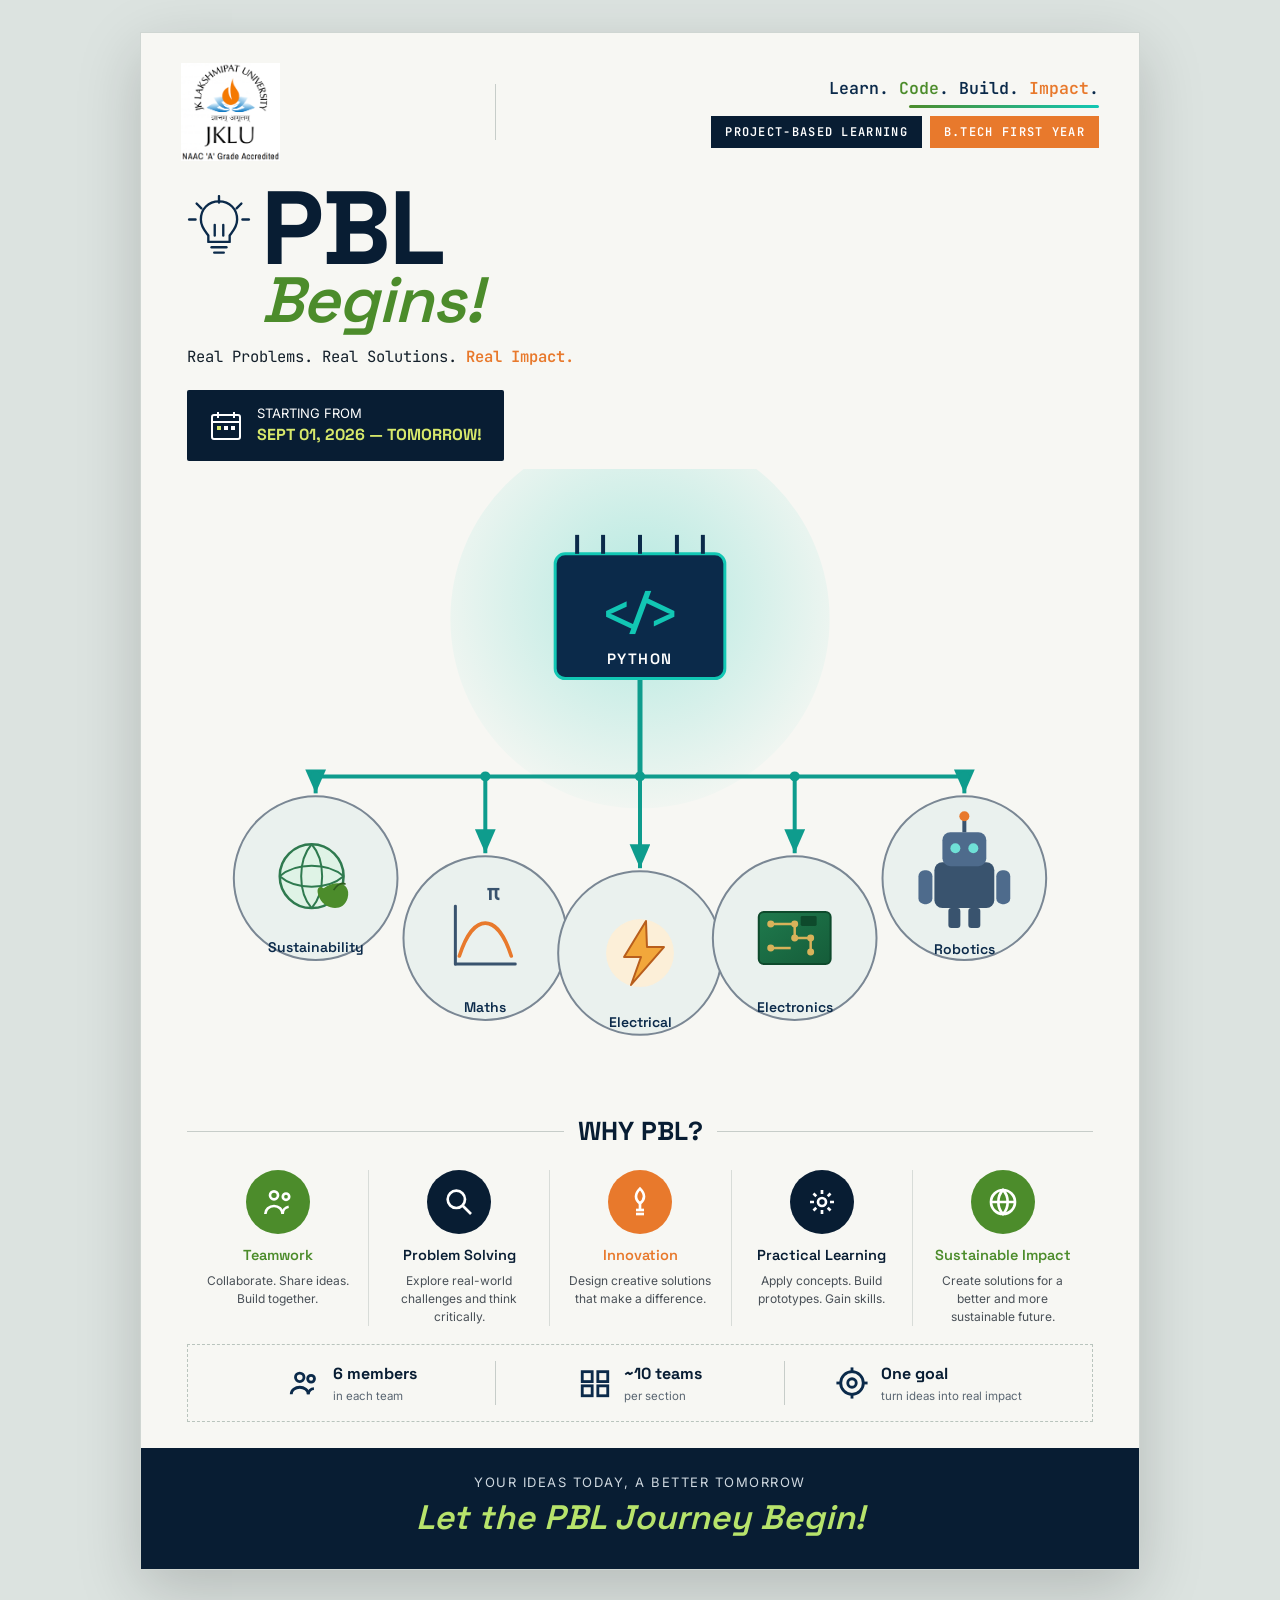
<file: 18/DOM4/img3.html>
<!DOCTYPE html>
<html lang="en">
<head>
<meta charset="UTF-8">
<title>PBL Begins — Software-Led Engineering</title>
<link rel="preconnect" href="https://fonts.googleapis.com">
<link href="https://fonts.googleapis.com/css2?family=Space+Grotesk:wght@400;500;600;700&family=JetBrains+Mono:wght@400;500;600&family=Inter:wght@400;500;600;700&display=swap" rel="stylesheet">
<style>
  :root{
    --navy:#0B2A4A;
    --navy-deep:#081D33;
    --green:#4C8C2B;
    --orange:#E8792C;
    --cyan:#12C7B4;
    --paper:#F7F7F3;
    --ink:#14202B;
    --hw-grey:#7A8794;
    --hw-fill:#EEF1F3;
  }
  *{box-sizing:border-box; margin:0; padding:0;}
  body{
    background:#DCE3E0;
    display:flex;
    justify-content:center;
    padding:32px 12px;
    font-family:'Inter',sans-serif;
  }
  .poster{
    width:1000px;
    max-width:100%;
    background:var(--paper);
    position:relative;
    overflow:hidden;
    border:1px solid #cfd6d2;
    box-shadow:0 20px 60px rgba(0,0,0,0.18);
  }

  /* ===== HEADER ===== */
  .header{
    display:flex;
    align-items:center;
    justify-content:space-between;
    padding:30px 40px 14px 40px;
    gap:20px;
  }
  .brand{
    display:flex;
    align-items:center;
    flex-shrink:0;
  }
  .brand img.logo-img{
    height:98px;
    width:auto;
    display:block;
  }
  .divider-v{width:1px; height:56px; background:#c7cdc9; flex-shrink:0;}
  .tagline{
    text-align:right;
    flex-shrink:0;
  }
  .tagline .line1{
    font-family:'JetBrains Mono', monospace;
    font-weight:600;
    font-size:16.5px;
    color:var(--navy);
    white-space:nowrap;
  }
  .tagline .line1 .g{color:var(--green);}
  .tagline .line1 .o{color:var(--orange);}
  .tagline .underline{
    height:3px; width:190px; background:linear-gradient(90deg,var(--green),var(--cyan));
    margin:6px 0 8px auto; border-radius:2px;
  }
  .badge-row{
    display:flex;
    justify-content:flex-end;
    gap:8px;
    flex-wrap:nowrap;
  }
  .pbl-ribbon{
    display:inline-block;
    background:var(--navy-deep);
    color:#fff;
    font-family:'JetBrains Mono', monospace;
    font-weight:600;
    font-size:12px;
    letter-spacing:1.3px;
    padding:8px 14px;
    white-space:nowrap;
  }
  .year-tag{
    display:inline-block;
    background:var(--orange);
    color:#fff;
    font-family:'JetBrains Mono', monospace;
    font-weight:600;
    font-size:12px;
    letter-spacing:1.3px;
    padding:8px 14px;
    white-space:nowrap;
  }

  /* ===== HERO TITLE ===== */
  .hero-title{
    padding:6px 46px 0 46px;
    position:relative;
  }
  .pbl-row{
    display:flex;
    align-items:flex-start;
    gap:10px;
  }
  .bulb-icon{
    width:64px;
    height:64px;
    flex-shrink:0;
    margin-top:14px;
  }
  .hero-title h1{
    font-family:'Space Grotesk', sans-serif;
    font-weight:700;
    font-size:104px;
    line-height:0.92;
    color:var(--navy-deep);
    letter-spacing:-2px;
  }
  .hero-title .begins{
    font-family:'Space Grotesk', sans-serif;
    font-style:italic;
    font-weight:600;
    font-size:64px;
    color:var(--green);
    display:block;
    margin-top:-6px;
    letter-spacing:-1px;
  }
  .subline{
    font-family:'JetBrains Mono', monospace;
    font-size:15.5px;
    color:var(--ink);
    margin-top:14px;
    line-height:1.7;
  }
  .subline strong{color:var(--orange); font-weight:600;}

  .date-box{
    margin-top:20px;
    display:inline-flex;
    align-items:center;
    gap:14px;
    background:var(--navy-deep);
    color:#fff;
    padding:14px 22px;
    border-radius:2px;
  }
  .date-box .cal{width:34px; height:34px; flex-shrink:0;}
  .date-box .txt{font-family:'Inter',sans-serif; font-size:13px; line-height:1.5;}
  .date-box .txt b{
    color:#D7E86B; font-size:16px; display:block; font-family:'Space Grotesk',sans-serif;
  }

  /* ===== DIAGRAM ===== */
  .diagram-wrap{
    margin-top:8px;
    position:relative;
  }
  .diagram-wrap svg{display:block; width:100%; height:auto;}

  /* ===== WHY SECTION ===== */
  .why{
    padding:6px 46px 10px 46px;
  }
  .why-head{
    display:flex; align-items:center; gap:14px; margin-bottom:22px;
  }
  .why-head .rule{flex:1; height:1px; background:#c7cdc9;}
  .why-head h2{
    font-family:'Space Grotesk', sans-serif;
    font-weight:700;
    font-size:26px;
    color:var(--navy-deep);
    white-space:nowrap;
  }
  .cards{
    display:grid;
    grid-template-columns:repeat(5,1fr);
    gap:0;
  }
  .card{
    padding:0 14px;
    border-left:1px solid #d8dcd8;
    text-align:center;
  }
  .card:first-child{border-left:none;}
  .card .icon-circ{
    width:64px; height:64px; border-radius:50%;
    display:flex; align-items:center; justify-content:center;
    margin:0 auto 12px auto;
  }
  .card .icon-circ svg{width:32px; height:32px;}
  .card h3{
    font-family:'Space Grotesk', sans-serif;
    font-weight:600;
    font-size:14.5px;
    margin-bottom:8px;
  }
  .card p{
    font-size:12px;
    color:#495057;
    line-height:1.5;
  }
  .c1 .icon-circ{background:var(--navy-deep);}
  .c2 .icon-circ{background:var(--cyan);}
  .c3 .icon-circ{background:var(--orange);}
  .c4 .icon-circ{background:var(--green);}
  .c5 .icon-circ{background:#39536E;}
  .c1 h3{color:var(--navy-deep);}
  .c2 h3{color:#0E9C8D;}
  .c3 h3{color:var(--orange);}
  .c4 h3{color:var(--green);}
  .c5 h3{color:#39536E;}

  /* ===== STAT BAR ===== */
  .stats{
    margin:8px 46px 0 46px;
    border:1px dashed #b9c4bd;
    display:flex;
    align-items:center;
    padding:16px 20px;
  }
  .stats .item{
    display:flex; align-items:center; gap:12px; flex:1; justify-content:center;
  }
  .stats .item svg{width:34px; height:34px; flex-shrink:0;}
  .stats .item .txt b{
    display:block; font-family:'Space Grotesk',sans-serif; font-size:16px; color:var(--navy-deep);
  }
  .stats .item .txt span{font-size:11.5px; color:#5a6672;}
  .stats .sep{width:1px; height:44px; background:#c7cdc9;}

  /* ===== FOOTER ===== */
  .footer{
    margin-top:26px;
    background:var(--navy-deep);
    color:#fff;
    text-align:center;
    padding:26px 20px 30px 20px;
    position:relative;
    overflow:hidden;
  }
  .footer .l1{
    font-family:'Inter',sans-serif;
    font-size:13px;
    letter-spacing:1.5px;
    color:#cfd8e0;
  }
  .footer .l2{
    font-family:'Space Grotesk', sans-serif;
    font-style:italic;
    font-weight:600;
    font-size:34px;
    color:#B7E36B;
    margin-top:6px;
  }
</style>
</head>
<body>
<div class="poster">

  <!-- HEADER -->
  <div class="header">
    <div class="brand">
      <img class="logo-img" src="[data-uri]" alt="JK Lakshmipat University logo">
    </div>
    <div class="divider-v"></div>
    <div class="tagline">
      <div class="line1">Learn. <span class="g">Code</span>. Build. <span class="o">Impact</span>.</div>
      <div class="underline"></div>
      <div class="badge-row">
        <div class="pbl-ribbon">PROJECT-BASED LEARNING</div>
        <div class="year-tag">B.TECH FIRST YEAR</div>
      </div>
    </div>
  </div>

  <!-- HERO TITLE -->
  <div class="hero-title">
    <div class="pbl-row">
      <svg class="bulb-icon" viewBox="0 0 60 60" fill="none" stroke="#0B2A4A" stroke-width="2.2" stroke-linecap="round" stroke-linejoin="round">
        <path d="M30 6 C20 6 13 13 13 23 C13 30 17 34 20 38 L20 44 L40 44 L40 38 C43 34 47 30 47 23 C47 13 40 6 30 6 Z"/>
        <line x1="23" y1="49" x2="37" y2="49"/>
        <line x1="25.5" y1="54" x2="34.5" y2="54"/>
        <line x1="26" y1="38" x2="26" y2="28"/>
        <line x1="34" y1="38" x2="34" y2="28"/>
        <line x1="30" y1="1" x2="30" y2="7"/>
        <line x1="9" y1="8" x2="13.5" y2="12.5"/>
        <line x1="51" y1="8" x2="46.5" y2="12.5"/>
        <line x1="2" y1="23" x2="8" y2="23"/>
        <line x1="58" y1="23" x2="52" y2="23"/>
      </svg>
      <h1>PBL<span class="begins">Begins!</span></h1>
    </div>
    <div class="subline">
      Real Problems. Real Solutions. <strong>Real Impact.</strong>
    </div>
    <div class="date-box">
      <svg class="cal" viewBox="0 0 34 34">
        <rect x="3" y="6" width="28" height="24" rx="2" fill="none" stroke="#fff" stroke-width="2"/>
        <line x1="3" y1="13" x2="31" y2="13" stroke="#fff" stroke-width="2"/>
        <line x1="9" y1="3" x2="9" y2="9" stroke="#fff" stroke-width="2"/>
        <line x1="25" y1="3" x2="25" y2="9" stroke="#fff" stroke-width="2"/>
        <rect x="8" y="17" width="4" height="4" fill="#D7E86B"/>
        <rect x="15" y="17" width="4" height="4" fill="#fff"/>
        <rect x="22" y="17" width="4" height="4" fill="#fff"/>
      </svg>
      <div class="txt">STARTING FROM<br><b>SEPT 01, 2026 — TOMORROW!</b></div>
    </div>
  </div>

  <!-- DIAGRAM: code hub as the shared backbone across every discipline -->
  <div class="diagram-wrap">
<svg viewBox="0 0 1000 640" xmlns="http://www.w3.org/2000/svg">
  <defs>
    <marker id="arrow" markerWidth="9" markerHeight="9" refX="6" refY="2.6" orient="auto">
      <path d="M0,0 L6,2.6 L0,5.2 Z" fill="#0E9C8D"/>
    </marker>
    <radialGradient id="glow" cx="50%" cy="45%" r="60%">
      <stop offset="0%" stop-color="#12C7B4" stop-opacity="0.30"/>
      <stop offset="100%" stop-color="#12C7B4" stop-opacity="0"/>
    </radialGradient>
    <linearGradient id="pcb" x1="0" y1="0" x2="1" y2="1">
      <stop offset="0%" stop-color="#1F7A4D"/>
      <stop offset="100%" stop-color="#155C39"/>
    </linearGradient>
    <linearGradient id="solar" x1="0" y1="0" x2="1" y2="1">
      <stop offset="0%" stop-color="#2F6FB0"/>
      <stop offset="100%" stop-color="#1B4A78"/>
    </linearGradient>
    <radialGradient id="lens" cx="40%" cy="35%" r="70%">
      <stop offset="0%" stop-color="#6FE0D6"/>
      <stop offset="100%" stop-color="#0B5F58"/>
    </radialGradient>
  </defs>

  <!-- glow behind chip -->
  <circle cx="500" cy="150" r="190" fill="url(#glow)"/>

  <!-- shared backbone: one bus line every discipline plugs into -->
  <line x1="175" y1="308" x2="825" y2="308" stroke="#0E9C8D" stroke-width="4"/>
  <line x1="500" y1="210" x2="500" y2="308" stroke="#0E9C8D" stroke-width="5"/>

  <!-- stubs from bus to each discipline node, with arrows showing signal reaching every one -->
  <line x1="175" y1="308" x2="175" y2="325" stroke="#0E9C8D" stroke-width="4" marker-end="url(#arrow)"/>
  <line x1="345" y1="308" x2="345" y2="385" stroke="#0E9C8D" stroke-width="4" marker-end="url(#arrow)"/>
  <line x1="500" y1="308" x2="500" y2="400" stroke="#0E9C8D" stroke-width="4" marker-end="url(#arrow)"/>
  <line x1="655" y1="308" x2="655" y2="385" stroke="#0E9C8D" stroke-width="4" marker-end="url(#arrow)"/>
  <line x1="825" y1="308" x2="825" y2="325" stroke="#0E9C8D" stroke-width="4" marker-end="url(#arrow)"/>

  <!-- junction dots on the bus -->
  <circle cx="175" cy="308" r="5" fill="#0E9C8D"/>
  <circle cx="345" cy="308" r="5" fill="#0E9C8D"/>
  <circle cx="500" cy="308" r="5" fill="#0E9C8D"/>
  <circle cx="655" cy="308" r="5" fill="#0E9C8D"/>
  <circle cx="825" cy="308" r="5" fill="#0E9C8D"/>

  <!-- CENTRAL CHIP -->
  <g>
    <rect x="415" y="85" width="170" height="125" rx="10" fill="#0B2A4A" stroke="#12C7B4" stroke-width="3"/>
    <g stroke="#0B2A4A" stroke-width="4">
      <line x1="437" y1="85" x2="437" y2="66"/>
      <line x1="463" y1="85" x2="463" y2="66"/>
      <line x1="500" y1="85" x2="500" y2="66"/>
      <line x1="537" y1="85" x2="537" y2="66"/>
      <line x1="563" y1="85" x2="563" y2="66"/>
    </g>
    <text x="500" y="160" text-anchor="middle" font-family="JetBrains Mono, monospace" font-weight="700" font-size="46" fill="#12C7B4">&lt;/&gt;</text>
    <text x="500" y="195" text-anchor="middle" font-family="Space Grotesk, sans-serif" font-weight="600" font-size="15" letter-spacing="1.5" fill="#ffffff">PYTHON</text>
  </g>

  <!-- NODE 1: Sustainability -->
  <g transform="translate(175,410)">
    <circle r="82" fill="#EAF1EE" stroke="#7A8794" stroke-width="2"/>
    <circle cx="-4" cy="-2" r="32" fill="#DFF3E6" stroke="#2F7A4F" stroke-width="2.5"/>
    <path d="M-36,-2 C -20,-16 12,-16 28,-2" fill="none" stroke="#2F7A4F" stroke-width="2"/>
    <path d="M-36,-2 C -20,12 12,12 28,-2" fill="none" stroke="#2F7A4F" stroke-width="2"/>
    <path d="M-4,-34 C 10,-18 10,14 -4,30" fill="none" stroke="#2F7A4F" stroke-width="2"/>
    <path d="M-4,-34 C -18,-18 -18,14 -4,30" fill="none" stroke="#2F7A4F" stroke-width="2"/>
    <path d="M8,10 C22,0 36,6 32,20 C28,34 10,32 4,20 C0,12 2,6 8,10 Z" fill="#4C8C2B"/>
    <path d="M18,12 C22,6 26,4 30,6" stroke="#2F5C1E" stroke-width="1.6" fill="none"/>
    <text x="0" y="74" text-anchor="middle" font-family="Space Grotesk, sans-serif" font-weight="600" font-size="14" fill="#0B2A4A">Sustainability</text>
  </g>

  <!-- NODE 2: Maths -->
  <g transform="translate(345,470)">
    <circle r="82" fill="#EAF1EE" stroke="#7A8794" stroke-width="2"/>
    <line x1="-30" y1="26" x2="30" y2="26" stroke="#39536E" stroke-width="3" stroke-linecap="round"/>
    <line x1="-30" y1="26" x2="-30" y2="-32" stroke="#39536E" stroke-width="3" stroke-linecap="round"/>
    <path d="M-26,18 C -12,-26 12,-26 26,18" fill="none" stroke="#E8792C" stroke-width="3.6" stroke-linecap="round"/>
    <text x="8" y="-38" text-anchor="middle" font-family="JetBrains Mono, monospace" font-weight="700" font-size="22" fill="#39536E">&#960;</text>
    <text x="0" y="74" text-anchor="middle" font-family="Space Grotesk, sans-serif" font-weight="600" font-size="14" fill="#0B2A4A">Maths</text>
  </g>

  <!-- NODE 3: Electrical -->
  <g transform="translate(500,485)">
    <circle r="82" fill="#EAF1EE" stroke="#7A8794" stroke-width="2"/>
    <circle r="34" fill="#FCEFD8"/>
    <polygon points="6,-32 -16,4 1,4 -9,32 24,-6 7,-6" fill="#F2A73B" stroke="#B85E1C" stroke-width="2" stroke-linejoin="round"/>
    <text x="0" y="74" text-anchor="middle" font-family="Space Grotesk, sans-serif" font-weight="600" font-size="14" fill="#0B2A4A">Electrical</text>
  </g>

  <!-- NODE 4: Electronics (circuit board) -->
  <g transform="translate(655,470)">
    <circle r="82" fill="#EAF1EE" stroke="#7A8794" stroke-width="2"/>
    <rect x="-36" y="-26" width="72" height="52" rx="5" fill="url(#pcb)" stroke="#0E4A2C" stroke-width="2"/>
    <path d="M-24,-14 H0 V0 H16 V14" stroke="#D8B25A" stroke-width="2.5" fill="none"/>
    <path d="M-24,10 H-4" stroke="#D8B25A" stroke-width="2.5" fill="none"/>
    <circle cx="-24" cy="-14" r="3.5" fill="#D8B25A"/>
    <circle cx="0" cy="-14" r="3.5" fill="#D8B25A"/>
    <circle cx="0" cy="0" r="3.5" fill="#D8B25A"/>
    <circle cx="16" cy="0" r="3.5" fill="#D8B25A"/>
    <circle cx="16" cy="14" r="3.5" fill="#D8B25A"/>
    <circle cx="-24" cy="10" r="3.5" fill="#D8B25A"/>
    <rect x="6" y="-22" width="16" height="10" rx="1.5" fill="#0E4A2C"/>
    <text x="0" y="74" text-anchor="middle" font-family="Space Grotesk, sans-serif" font-weight="600" font-size="14" fill="#0B2A4A">Electronics</text>
  </g>

  <!-- NODE 5: Robotics -->
  <g transform="translate(825,410)">
    <circle r="82" fill="#EAF1EE" stroke="#7A8794" stroke-width="2"/>
    <rect x="-30" y="-16" width="60" height="46" rx="8" fill="#39536E"/>
    <rect x="-22" y="-46" width="44" height="34" rx="8" fill="#4E6B8C"/>
    <circle cx="-9" cy="-30" r="5" fill="#6FE0D6"/>
    <circle cx="9" cy="-30" r="5" fill="#6FE0D6"/>
    <line x1="0" y1="-46" x2="0" y2="-58" stroke="#39536E" stroke-width="4"/>
    <circle cx="0" cy="-62" r="5" fill="#E8792C"/>
    <rect x="-46" y="-8" width="14" height="34" rx="6" fill="#4E6B8C"/>
    <rect x="32" y="-8" width="14" height="34" rx="6" fill="#4E6B8C"/>
    <rect x="-16" y="30" width="12" height="20" rx="3" fill="#39536E"/>
    <rect x="4" y="30" width="12" height="20" rx="3" fill="#39536E"/>
    <text x="0" y="76" text-anchor="middle" font-family="Space Grotesk, sans-serif" font-weight="600" font-size="14" fill="#0B2A4A">Robotics</text>
  </g>

</svg>
  </div>

  <!-- WHY PBL? -->
  <div class="why">
    <div class="why-head">
      <div class="rule"></div>
      <h2>WHY PBL?</h2>
      <div class="rule"></div>
    </div>
    <div class="cards">
      <div class="card c4">
        <div class="icon-circ">
          <svg viewBox="0 0 24 24" fill="none" stroke="#fff" stroke-width="2"><circle cx="9" cy="7" r="3"/><path d="M2.5 21c0-3.5 3-6 6.5-6s6.5 2.5 6.5 6"/><circle cx="18" cy="8" r="2.4"/><path d="M15.5 21c0-2.8 2-5 4.5-5.4"/></svg>
        </div>
        <h3>Teamwork</h3>
        <p>Collaborate. Share ideas. Build together.</p>
      </div>
      <div class="card c1">
        <div class="icon-circ">
          <svg viewBox="0 0 24 24" fill="none" stroke="#fff" stroke-width="2"><circle cx="10" cy="10" r="6.5"/><line x1="15" y1="15" x2="21" y2="21"/></svg>
        </div>
        <h3>Problem Solving</h3>
        <p>Explore real-world challenges and think critically.</p>
      </div>
      <div class="card c3">
        <div class="icon-circ">
          <svg viewBox="0 0 24 24" fill="none" stroke="#fff" stroke-width="2"><path d="M12 2 C8 6 8 10 12 13 C16 10 16 6 12 2 Z"/><line x1="12" y1="13" x2="12" y2="18"/><line x1="9" y1="18" x2="15" y2="18"/><line x1="9" y1="21" x2="15" y2="21"/></svg>
        </div>
        <h3>Innovation</h3>
        <p>Design creative solutions that make a difference.</p>
      </div>
      <div class="card c1">
        <div class="icon-circ">
          <svg viewBox="0 0 24 24" fill="none" stroke="#fff" stroke-width="2"><circle cx="12" cy="12" r="3"/><path d="M12 3v3M12 18v3M3 12h3M18 12h3M5.6 5.6l2.1 2.1M16.3 16.3l2.1 2.1M5.6 18.4l2.1-2.1M16.3 7.7l2.1-2.1"/></svg>
        </div>
        <h3>Practical Learning</h3>
        <p>Apply concepts. Build prototypes. Gain skills.</p>
      </div>
      <div class="card c4">
        <div class="icon-circ">
          <svg viewBox="0 0 24 24" fill="none" stroke="#fff" stroke-width="2"><circle cx="12" cy="12" r="9"/><path d="M3 12h18M12 3c2.5 2.5 3.5 5.7 3.5 9s-1 6.5-3.5 9c-2.5-2.5-3.5-5.7-3.5-9s1-6.5 3.5-9Z"/></svg>
        </div>
        <h3>Sustainable Impact</h3>
        <p>Create solutions for a better and more sustainable future.</p>
      </div>
    </div>
  </div>

  <!-- STATS -->
  <div class="stats">
    <div class="item">
      <svg viewBox="0 0 24 24" fill="none" stroke="#0B2A4A" stroke-width="2"><circle cx="9" cy="8" r="3"/><path d="M3 20c0-3 3-5 6-5s6 2 6 5"/><circle cx="17" cy="9" r="2.4"/><path d="M15 20c0-2.4 2-4 4-4"/></svg>
      <div class="txt"><b>6 members</b><span>in each team</span></div>
    </div>
    <div class="sep"></div>
    <div class="item">
      <svg viewBox="0 0 24 24" fill="none" stroke="#0B2A4A" stroke-width="2"><rect x="3" y="4" width="7" height="7"/><rect x="14" y="4" width="7" height="7"/><rect x="3" y="14" width="7" height="7"/><rect x="14" y="14" width="7" height="7"/></svg>
      <div class="txt"><b>~10 teams</b><span>per section</span></div>
    </div>
    <div class="sep"></div>
    <div class="item">
      <svg viewBox="0 0 24 24" fill="none" stroke="#0B2A4A" stroke-width="2"><circle cx="12" cy="12" r="8"/><circle cx="12" cy="12" r="3"/><line x1="12" y1="1" x2="12" y2="5"/><line x1="12" y1="19" x2="12" y2="23"/><line x1="1" y1="12" x2="5" y2="12"/><line x1="19" y1="12" x2="23" y2="12"/></svg>
      <div class="txt"><b>One goal</b><span>turn ideas into real impact</span></div>
    </div>
  </div>

  <!-- FOOTER -->
  <div class="footer">
    <div class="l1">YOUR IDEAS TODAY, A BETTER TOMORROW</div>
    <div class="l2">Let the PBL Journey Begin!</div>
  </div>

</div>
</body>
</html>
</file>
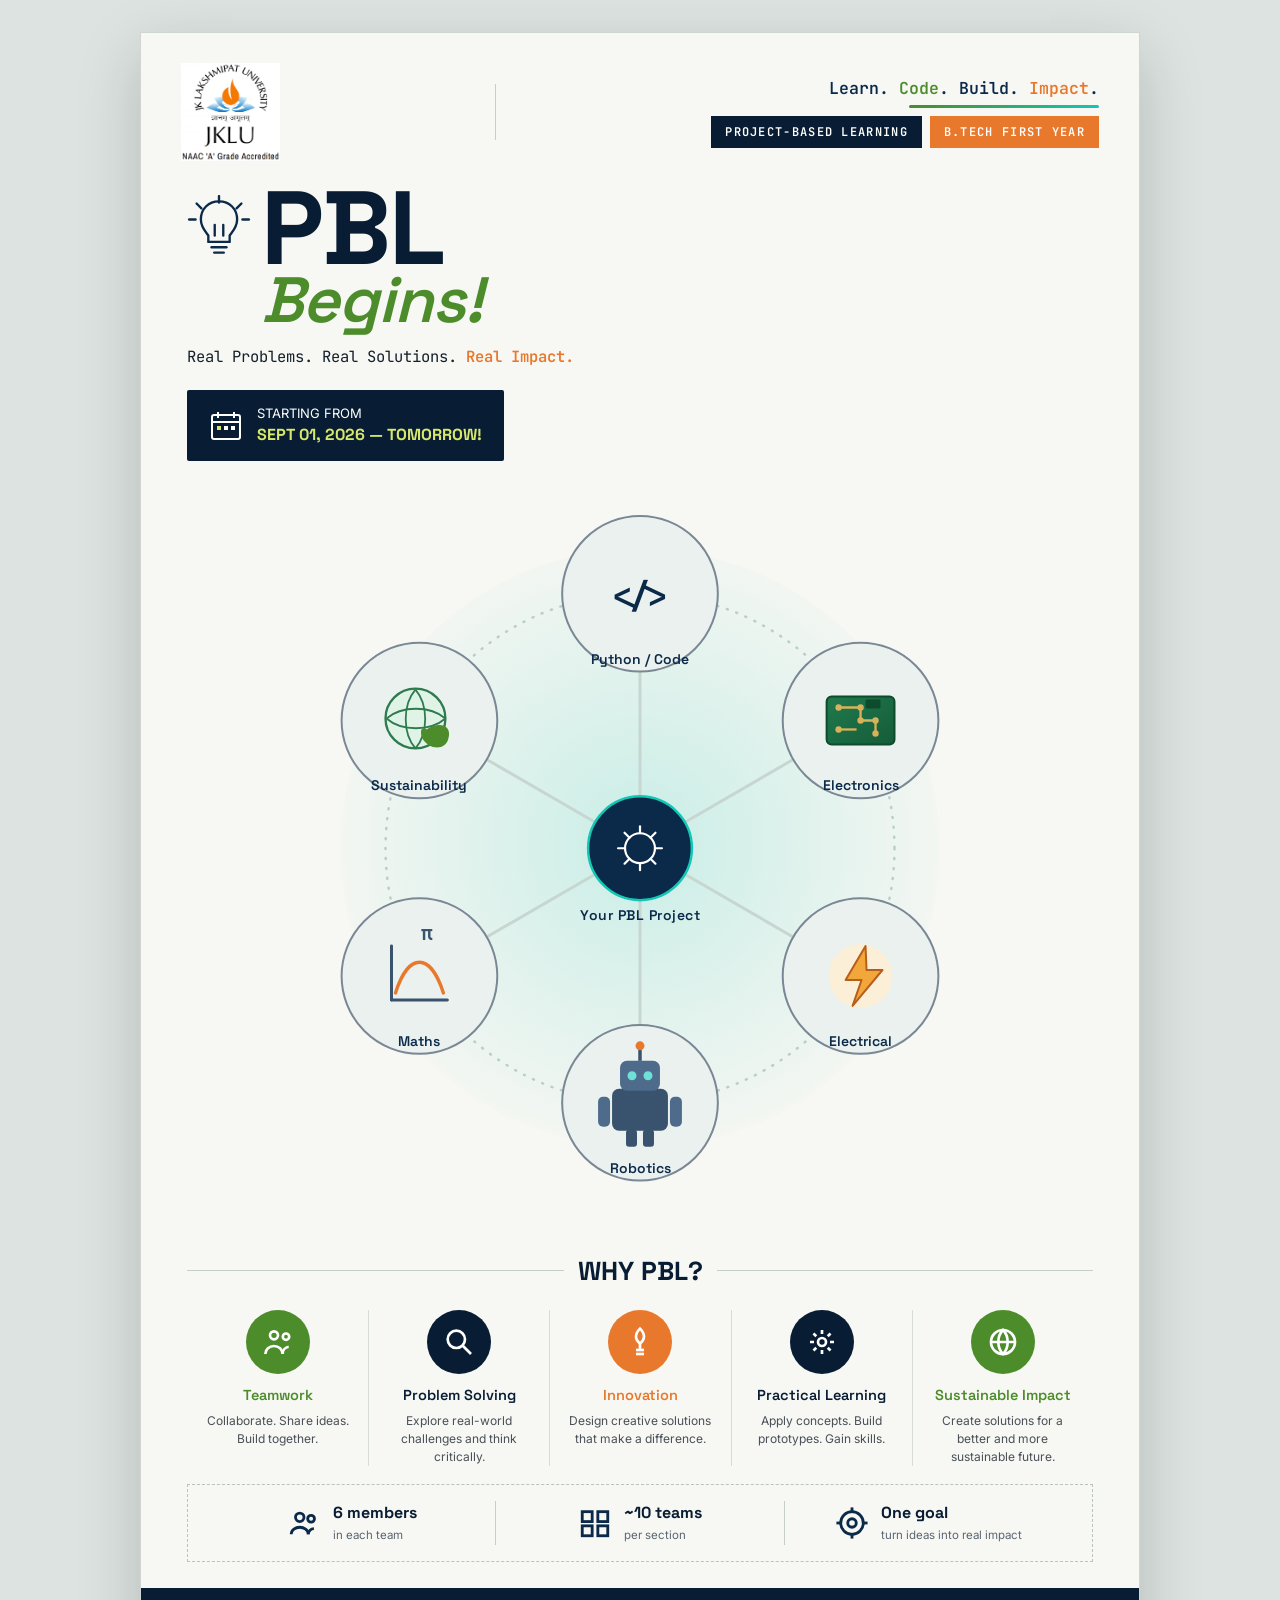
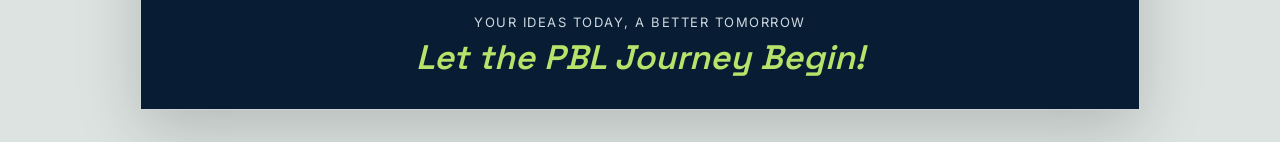
<file: 18/DOM4/img4.html>
<!DOCTYPE html>
<html lang="en">
<head>
<meta charset="UTF-8">
<title>PBL Begins — Software-Led Engineering</title>
<link rel="preconnect" href="https://fonts.googleapis.com">
<link href="https://fonts.googleapis.com/css2?family=Space+Grotesk:wght@400;500;600;700&family=JetBrains+Mono:wght@400;500;600&family=Inter:wght@400;500;600;700&display=swap" rel="stylesheet">
<style>
  :root{
    --navy:#0B2A4A;
    --navy-deep:#081D33;
    --green:#4C8C2B;
    --orange:#E8792C;
    --cyan:#12C7B4;
    --paper:#F7F7F3;
    --ink:#14202B;
    --hw-grey:#7A8794;
    --hw-fill:#EEF1F3;
  }
  *{box-sizing:border-box; margin:0; padding:0;}
  body{
    background:#DCE3E0;
    display:flex;
    justify-content:center;
    padding:32px 12px;
    font-family:'Inter',sans-serif;
  }
  .poster{
    width:1000px;
    max-width:100%;
    background:var(--paper);
    position:relative;
    overflow:hidden;
    border:1px solid #cfd6d2;
    box-shadow:0 20px 60px rgba(0,0,0,0.18);
  }

  /* ===== HEADER ===== */
  .header{
    display:flex;
    align-items:center;
    justify-content:space-between;
    padding:30px 40px 14px 40px;
    gap:20px;
  }
  .brand{
    display:flex;
    align-items:center;
    flex-shrink:0;
  }
  .brand img.logo-img{
    height:98px;
    width:auto;
    display:block;
  }
  .divider-v{width:1px; height:56px; background:#c7cdc9; flex-shrink:0;}
  .tagline{
    text-align:right;
    flex-shrink:0;
  }
  .tagline .line1{
    font-family:'JetBrains Mono', monospace;
    font-weight:600;
    font-size:16.5px;
    color:var(--navy);
    white-space:nowrap;
  }
  .tagline .line1 .g{color:var(--green);}
  .tagline .line1 .o{color:var(--orange);}
  .tagline .underline{
    height:3px; width:190px; background:linear-gradient(90deg,var(--green),var(--cyan));
    margin:6px 0 8px auto; border-radius:2px;
  }
  .badge-row{
    display:flex;
    justify-content:flex-end;
    gap:8px;
    flex-wrap:nowrap;
  }
  .pbl-ribbon{
    display:inline-block;
    background:var(--navy-deep);
    color:#fff;
    font-family:'JetBrains Mono', monospace;
    font-weight:600;
    font-size:12px;
    letter-spacing:1.3px;
    padding:8px 14px;
    white-space:nowrap;
  }
  .year-tag{
    display:inline-block;
    background:var(--orange);
    color:#fff;
    font-family:'JetBrains Mono', monospace;
    font-weight:600;
    font-size:12px;
    letter-spacing:1.3px;
    padding:8px 14px;
    white-space:nowrap;
  }

  /* ===== HERO TITLE ===== */
  .hero-title{
    padding:6px 46px 0 46px;
    position:relative;
  }
  .pbl-row{
    display:flex;
    align-items:flex-start;
    gap:10px;
  }
  .bulb-icon{
    width:64px;
    height:64px;
    flex-shrink:0;
    margin-top:14px;
  }
  .hero-title h1{
    font-family:'Space Grotesk', sans-serif;
    font-weight:700;
    font-size:104px;
    line-height:0.92;
    color:var(--navy-deep);
    letter-spacing:-2px;
  }
  .hero-title .begins{
    font-family:'Space Grotesk', sans-serif;
    font-style:italic;
    font-weight:600;
    font-size:64px;
    color:var(--green);
    display:block;
    margin-top:-6px;
    letter-spacing:-1px;
  }
  .subline{
    font-family:'JetBrains Mono', monospace;
    font-size:15.5px;
    color:var(--ink);
    margin-top:14px;
    line-height:1.7;
  }
  .subline strong{color:var(--orange); font-weight:600;}

  .date-box{
    margin-top:20px;
    display:inline-flex;
    align-items:center;
    gap:14px;
    background:var(--navy-deep);
    color:#fff;
    padding:14px 22px;
    border-radius:2px;
  }
  .date-box .cal{width:34px; height:34px; flex-shrink:0;}
  .date-box .txt{font-family:'Inter',sans-serif; font-size:13px; line-height:1.5;}
  .date-box .txt b{
    color:#D7E86B; font-size:16px; display:block; font-family:'Space Grotesk',sans-serif;
  }

  /* ===== DIAGRAM ===== */
  .diagram-wrap{
    margin-top:8px;
    position:relative;
  }
  .diagram-wrap svg{display:block; width:100%; height:auto;}

  /* ===== WHY SECTION ===== */
  .why{
    padding:6px 46px 10px 46px;
  }
  .why-head{
    display:flex; align-items:center; gap:14px; margin-bottom:22px;
  }
  .why-head .rule{flex:1; height:1px; background:#c7cdc9;}
  .why-head h2{
    font-family:'Space Grotesk', sans-serif;
    font-weight:700;
    font-size:26px;
    color:var(--navy-deep);
    white-space:nowrap;
  }
  .cards{
    display:grid;
    grid-template-columns:repeat(5,1fr);
    gap:0;
  }
  .card{
    padding:0 14px;
    border-left:1px solid #d8dcd8;
    text-align:center;
  }
  .card:first-child{border-left:none;}
  .card .icon-circ{
    width:64px; height:64px; border-radius:50%;
    display:flex; align-items:center; justify-content:center;
    margin:0 auto 12px auto;
  }
  .card .icon-circ svg{width:32px; height:32px;}
  .card h3{
    font-family:'Space Grotesk', sans-serif;
    font-weight:600;
    font-size:14.5px;
    margin-bottom:8px;
  }
  .card p{
    font-size:12px;
    color:#495057;
    line-height:1.5;
  }
  .c1 .icon-circ{background:var(--navy-deep);}
  .c2 .icon-circ{background:var(--cyan);}
  .c3 .icon-circ{background:var(--orange);}
  .c4 .icon-circ{background:var(--green);}
  .c5 .icon-circ{background:#39536E;}
  .c1 h3{color:var(--navy-deep);}
  .c2 h3{color:#0E9C8D;}
  .c3 h3{color:var(--orange);}
  .c4 h3{color:var(--green);}
  .c5 h3{color:#39536E;}

  /* ===== STAT BAR ===== */
  .stats{
    margin:8px 46px 0 46px;
    border:1px dashed #b9c4bd;
    display:flex;
    align-items:center;
    padding:16px 20px;
  }
  .stats .item{
    display:flex; align-items:center; gap:12px; flex:1; justify-content:center;
  }
  .stats .item svg{width:34px; height:34px; flex-shrink:0;}
  .stats .item .txt b{
    display:block; font-family:'Space Grotesk',sans-serif; font-size:16px; color:var(--navy-deep);
  }
  .stats .item .txt span{font-size:11.5px; color:#5a6672;}
  .stats .sep{width:1px; height:44px; background:#c7cdc9;}

  /* ===== FOOTER ===== */
  .footer{
    margin-top:26px;
    background:var(--navy-deep);
    color:#fff;
    text-align:center;
    padding:26px 20px 30px 20px;
    position:relative;
    overflow:hidden;
  }
  .footer .l1{
    font-family:'Inter',sans-serif;
    font-size:13px;
    letter-spacing:1.5px;
    color:#cfd8e0;
  }
  .footer .l2{
    font-family:'Space Grotesk', sans-serif;
    font-style:italic;
    font-weight:600;
    font-size:34px;
    color:#B7E36B;
    margin-top:6px;
  }
</style>
</head>
<body>
<div class="poster">

  <!-- HEADER -->
  <div class="header">
    <div class="brand">
      <img class="logo-img" src="[data-uri]" alt="JK Lakshmipat University logo">
    </div>
    <div class="divider-v"></div>
    <div class="tagline">
      <div class="line1">Learn. <span class="g">Code</span>. Build. <span class="o">Impact</span>.</div>
      <div class="underline"></div>
      <div class="badge-row">
        <div class="pbl-ribbon">PROJECT-BASED LEARNING</div>
        <div class="year-tag">B.TECH FIRST YEAR</div>
      </div>
    </div>
  </div>

  <!-- HERO TITLE -->
  <div class="hero-title">
    <div class="pbl-row">
      <svg class="bulb-icon" viewBox="0 0 60 60" fill="none" stroke="#0B2A4A" stroke-width="2.2" stroke-linecap="round" stroke-linejoin="round">
        <path d="M30 6 C20 6 13 13 13 23 C13 30 17 34 20 38 L20 44 L40 44 L40 38 C43 34 47 30 47 23 C47 13 40 6 30 6 Z"/>
        <line x1="23" y1="49" x2="37" y2="49"/>
        <line x1="25.5" y1="54" x2="34.5" y2="54"/>
        <line x1="26" y1="38" x2="26" y2="28"/>
        <line x1="34" y1="38" x2="34" y2="28"/>
        <line x1="30" y1="1" x2="30" y2="7"/>
        <line x1="9" y1="8" x2="13.5" y2="12.5"/>
        <line x1="51" y1="8" x2="46.5" y2="12.5"/>
        <line x1="2" y1="23" x2="8" y2="23"/>
        <line x1="58" y1="23" x2="52" y2="23"/>
      </svg>
      <h1>PBL<span class="begins">Begins!</span></h1>
    </div>
    <div class="subline">
      Real Problems. Real Solutions. <strong>Real Impact.</strong>
    </div>
    <div class="date-box">
      <svg class="cal" viewBox="0 0 34 34">
        <rect x="3" y="6" width="28" height="24" rx="2" fill="none" stroke="#fff" stroke-width="2"/>
        <line x1="3" y1="13" x2="31" y2="13" stroke="#fff" stroke-width="2"/>
        <line x1="9" y1="3" x2="9" y2="9" stroke="#fff" stroke-width="2"/>
        <line x1="25" y1="3" x2="25" y2="9" stroke="#fff" stroke-width="2"/>
        <rect x="8" y="17" width="4" height="4" fill="#D7E86B"/>
        <rect x="15" y="17" width="4" height="4" fill="#fff"/>
        <rect x="22" y="17" width="4" height="4" fill="#fff"/>
      </svg>
      <div class="txt">STARTING FROM<br><b>SEPT 01, 2026 — TOMORROW!</b></div>
    </div>
  </div>

  <!-- DIAGRAM: six subjects meeting in one shared project — circular, no single subject on top -->
  <div class="diagram-wrap">
<svg viewBox="0 0 1000 780" xmlns="http://www.w3.org/2000/svg">
  <defs>
    <radialGradient id="glow" cx="50%" cy="49%" r="55%">
      <stop offset="0%" stop-color="#12C7B4" stop-opacity="0.20"/>
      <stop offset="100%" stop-color="#12C7B4" stop-opacity="0"/>
    </radialGradient>
    <linearGradient id="pcb" x1="0" y1="0" x2="1" y2="1">
      <stop offset="0%" stop-color="#1F7A4D"/>
      <stop offset="100%" stop-color="#155C39"/>
    </linearGradient>
  </defs>

  <!-- soft glow behind the whole wheel -->
  <circle cx="500" cy="380" r="300" fill="url(#glow)"/>

  <!-- the ring: every subject sits on the same circle, none higher than another -->
  <circle cx="500" cy="380" r="255" fill="none" stroke="#B9CFC7" stroke-width="2.5" stroke-dasharray="1 9" stroke-linecap="round"/>

  <!-- equal spokes from the shared centre to every subject -->
  <line x1="500" y1="380" x2="500" y2="125" stroke="#C7D6D0" stroke-width="3"/>
  <line x1="500" y1="380" x2="721" y2="252" stroke="#C7D6D0" stroke-width="3"/>
  <line x1="500" y1="380" x2="721" y2="508" stroke="#C7D6D0" stroke-width="3"/>
  <line x1="500" y1="380" x2="500" y2="635" stroke="#C7D6D0" stroke-width="3"/>
  <line x1="500" y1="380" x2="279" y2="508" stroke="#C7D6D0" stroke-width="3"/>
  <line x1="500" y1="380" x2="279" y2="252" stroke="#C7D6D0" stroke-width="3"/>

  <!-- shared centre: the project itself, not owned by any single subject -->
  <g transform="translate(500,380)">
    <circle r="52" fill="#0B2A4A"/>
    <circle r="52" fill="none" stroke="#12C7B4" stroke-width="2.5"/>
    <g stroke="#ffffff" stroke-width="2.2" fill="none" stroke-linecap="round">
      <circle r="15"/>
      <line x1="0" y1="-22" x2="0" y2="-15"/>
      <line x1="0" y1="15" x2="0" y2="22"/>
      <line x1="-22" y1="0" x2="-15" y2="0"/>
      <line x1="15" y1="0" x2="22" y2="0"/>
      <line x1="-15.5" y1="-15.5" x2="-10.5" y2="-10.5"/>
      <line x1="10.5" y1="10.5" x2="15.5" y2="15.5"/>
      <line x1="15.5" y1="-15.5" x2="10.5" y2="-10.5"/>
      <line x1="-10.5" y1="10.5" x2="-15.5" y2="15.5"/>
    </g>
    <text x="0" y="72" text-anchor="middle" font-family="Space Grotesk, sans-serif" font-weight="600" font-size="14" letter-spacing="0.5" fill="#0B2A4A">Your PBL Project</text>
  </g>

  <!-- NODE: Python / Code — same size, same ring as every other subject -->
  <g transform="translate(500,125)">
    <circle r="78" fill="#EAF1EE" stroke="#7A8794" stroke-width="2"/>
    <text x="0" y="14" text-anchor="middle" font-family="JetBrains Mono, monospace" font-weight="700" font-size="34" fill="#0B2A4A">&lt;/&gt;</text>
    <text x="0" y="70" text-anchor="middle" font-family="Space Grotesk, sans-serif" font-weight="600" font-size="14" fill="#0B2A4A">Python / Code</text>
  </g>

  <!-- NODE: Electronics -->
  <g transform="translate(721,252)">
    <circle r="78" fill="#EAF1EE" stroke="#7A8794" stroke-width="2"/>
    <rect x="-34" y="-24" width="68" height="48" rx="5" fill="url(#pcb)" stroke="#0E4A2C" stroke-width="2"/>
    <path d="M-22,-13 H0 V0 H15 V13" stroke="#D8B25A" stroke-width="2.3" fill="none"/>
    <path d="M-22,9 H-4" stroke="#D8B25A" stroke-width="2.3" fill="none"/>
    <circle cx="-22" cy="-13" r="3.2" fill="#D8B25A"/>
    <circle cx="0" cy="-13" r="3.2" fill="#D8B25A"/>
    <circle cx="0" cy="0" r="3.2" fill="#D8B25A"/>
    <circle cx="15" cy="0" r="3.2" fill="#D8B25A"/>
    <circle cx="15" cy="13" r="3.2" fill="#D8B25A"/>
    <circle cx="-22" cy="9" r="3.2" fill="#D8B25A"/>
    <rect x="5" y="-21" width="15" height="9" rx="1.5" fill="#0E4A2C"/>
    <text x="0" y="70" text-anchor="middle" font-family="Space Grotesk, sans-serif" font-weight="600" font-size="14" fill="#0B2A4A">Electronics</text>
  </g>

  <!-- NODE: Electrical -->
  <g transform="translate(721,508)">
    <circle r="78" fill="#EAF1EE" stroke="#7A8794" stroke-width="2"/>
    <circle r="32" fill="#FCEFD8"/>
    <polygon points="5,-30 -15,4 1,4 -8,30 22,-6 6,-6" fill="#F2A73B" stroke="#B85E1C" stroke-width="2" stroke-linejoin="round"/>
    <text x="0" y="70" text-anchor="middle" font-family="Space Grotesk, sans-serif" font-weight="600" font-size="14" fill="#0B2A4A">Electrical</text>
  </g>

  <!-- NODE: Robotics -->
  <g transform="translate(500,635)">
    <circle r="78" fill="#EAF1EE" stroke="#7A8794" stroke-width="2"/>
    <rect x="-28" y="-14" width="56" height="42" rx="7" fill="#39536E"/>
    <rect x="-20" y="-42" width="40" height="30" rx="7" fill="#4E6B8C"/>
    <circle cx="-8" cy="-27" r="4.5" fill="#6FE0D6"/>
    <circle cx="8" cy="-27" r="4.5" fill="#6FE0D6"/>
    <line x1="0" y1="-42" x2="0" y2="-53" stroke="#39536E" stroke-width="3.5"/>
    <circle cx="0" cy="-57" r="4.5" fill="#E8792C"/>
    <rect x="-42" y="-6" width="12" height="30" rx="5" fill="#4E6B8C"/>
    <rect x="30" y="-6" width="12" height="30" rx="5" fill="#4E6B8C"/>
    <rect x="-14" y="27" width="11" height="17" rx="3" fill="#39536E"/>
    <rect x="3" y="27" width="11" height="17" rx="3" fill="#39536E"/>
    <text x="0" y="70" text-anchor="middle" font-family="Space Grotesk, sans-serif" font-weight="600" font-size="14" fill="#0B2A4A">Robotics</text>
  </g>

  <!-- NODE: Maths -->
  <g transform="translate(279,508)">
    <circle r="78" fill="#EAF1EE" stroke="#7A8794" stroke-width="2"/>
    <line x1="-28" y1="24" x2="28" y2="24" stroke="#39536E" stroke-width="3" stroke-linecap="round"/>
    <line x1="-28" y1="24" x2="-28" y2="-30" stroke="#39536E" stroke-width="3" stroke-linecap="round"/>
    <path d="M-24,17 C -11,-24 11,-24 24,17" fill="none" stroke="#E8792C" stroke-width="3.4" stroke-linecap="round"/>
    <text x="8" y="-36" text-anchor="middle" font-family="JetBrains Mono, monospace" font-weight="700" font-size="20" fill="#39536E">&#960;</text>
    <text x="0" y="70" text-anchor="middle" font-family="Space Grotesk, sans-serif" font-weight="600" font-size="14" fill="#0B2A4A">Maths</text>
  </g>

  <!-- NODE: Sustainability -->
  <g transform="translate(279,252)">
    <circle r="78" fill="#EAF1EE" stroke="#7A8794" stroke-width="2"/>
    <circle cx="-4" cy="-2" r="30" fill="#DFF3E6" stroke="#2F7A4F" stroke-width="2.3"/>
    <path d="M-33,-2 C -18,-15 11,-15 26,-2" fill="none" stroke="#2F7A4F" stroke-width="1.8"/>
    <path d="M-33,-2 C -18,11 11,11 26,-2" fill="none" stroke="#2F7A4F" stroke-width="1.8"/>
    <path d="M-4,-31 C 9,-16 9,13 -4,28" fill="none" stroke="#2F7A4F" stroke-width="1.8"/>
    <path d="M-4,-31 C -17,-16 -17,13 -4,28" fill="none" stroke="#2F7A4F" stroke-width="1.8"/>
    <path d="M7,9 C20,0 33,5 29,18 C26,31 9,29 3,18 C0,11 2,5 7,9 Z" fill="#4C8C2B"/>
    <text x="0" y="70" text-anchor="middle" font-family="Space Grotesk, sans-serif" font-weight="600" font-size="14" fill="#0B2A4A">Sustainability</text>
  </g>

</svg>
  </div>

  <!-- WHY PBL? -->
  <div class="why">
    <div class="why-head">
      <div class="rule"></div>
      <h2>WHY PBL?</h2>
      <div class="rule"></div>
    </div>
    <div class="cards">
      <div class="card c4">
        <div class="icon-circ">
          <svg viewBox="0 0 24 24" fill="none" stroke="#fff" stroke-width="2"><circle cx="9" cy="7" r="3"/><path d="M2.5 21c0-3.5 3-6 6.5-6s6.5 2.5 6.5 6"/><circle cx="18" cy="8" r="2.4"/><path d="M15.5 21c0-2.8 2-5 4.5-5.4"/></svg>
        </div>
        <h3>Teamwork</h3>
        <p>Collaborate. Share ideas. Build together.</p>
      </div>
      <div class="card c1">
        <div class="icon-circ">
          <svg viewBox="0 0 24 24" fill="none" stroke="#fff" stroke-width="2"><circle cx="10" cy="10" r="6.5"/><line x1="15" y1="15" x2="21" y2="21"/></svg>
        </div>
        <h3>Problem Solving</h3>
        <p>Explore real-world challenges and think critically.</p>
      </div>
      <div class="card c3">
        <div class="icon-circ">
          <svg viewBox="0 0 24 24" fill="none" stroke="#fff" stroke-width="2"><path d="M12 2 C8 6 8 10 12 13 C16 10 16 6 12 2 Z"/><line x1="12" y1="13" x2="12" y2="18"/><line x1="9" y1="18" x2="15" y2="18"/><line x1="9" y1="21" x2="15" y2="21"/></svg>
        </div>
        <h3>Innovation</h3>
        <p>Design creative solutions that make a difference.</p>
      </div>
      <div class="card c1">
        <div class="icon-circ">
          <svg viewBox="0 0 24 24" fill="none" stroke="#fff" stroke-width="2"><circle cx="12" cy="12" r="3"/><path d="M12 3v3M12 18v3M3 12h3M18 12h3M5.6 5.6l2.1 2.1M16.3 16.3l2.1 2.1M5.6 18.4l2.1-2.1M16.3 7.7l2.1-2.1"/></svg>
        </div>
        <h3>Practical Learning</h3>
        <p>Apply concepts. Build prototypes. Gain skills.</p>
      </div>
      <div class="card c4">
        <div class="icon-circ">
          <svg viewBox="0 0 24 24" fill="none" stroke="#fff" stroke-width="2"><circle cx="12" cy="12" r="9"/><path d="M3 12h18M12 3c2.5 2.5 3.5 5.7 3.5 9s-1 6.5-3.5 9c-2.5-2.5-3.5-5.7-3.5-9s1-6.5 3.5-9Z"/></svg>
        </div>
        <h3>Sustainable Impact</h3>
        <p>Create solutions for a better and more sustainable future.</p>
      </div>
    </div>
  </div>

  <!-- STATS -->
  <div class="stats">
    <div class="item">
      <svg viewBox="0 0 24 24" fill="none" stroke="#0B2A4A" stroke-width="2"><circle cx="9" cy="8" r="3"/><path d="M3 20c0-3 3-5 6-5s6 2 6 5"/><circle cx="17" cy="9" r="2.4"/><path d="M15 20c0-2.4 2-4 4-4"/></svg>
      <div class="txt"><b>6 members</b><span>in each team</span></div>
    </div>
    <div class="sep"></div>
    <div class="item">
      <svg viewBox="0 0 24 24" fill="none" stroke="#0B2A4A" stroke-width="2"><rect x="3" y="4" width="7" height="7"/><rect x="14" y="4" width="7" height="7"/><rect x="3" y="14" width="7" height="7"/><rect x="14" y="14" width="7" height="7"/></svg>
      <div class="txt"><b>~10 teams</b><span>per section</span></div>
    </div>
    <div class="sep"></div>
    <div class="item">
      <svg viewBox="0 0 24 24" fill="none" stroke="#0B2A4A" stroke-width="2"><circle cx="12" cy="12" r="8"/><circle cx="12" cy="12" r="3"/><line x1="12" y1="1" x2="12" y2="5"/><line x1="12" y1="19" x2="12" y2="23"/><line x1="1" y1="12" x2="5" y2="12"/><line x1="19" y1="12" x2="23" y2="12"/></svg>
      <div class="txt"><b>One goal</b><span>turn ideas into real impact</span></div>
    </div>
  </div>

  <!-- FOOTER -->
  <div class="footer">
    <div class="l1">YOUR IDEAS TODAY, A BETTER TOMORROW</div>
    <div class="l2">Let the PBL Journey Begin!</div>
  </div>

</div>
</body>
</html>
</file>
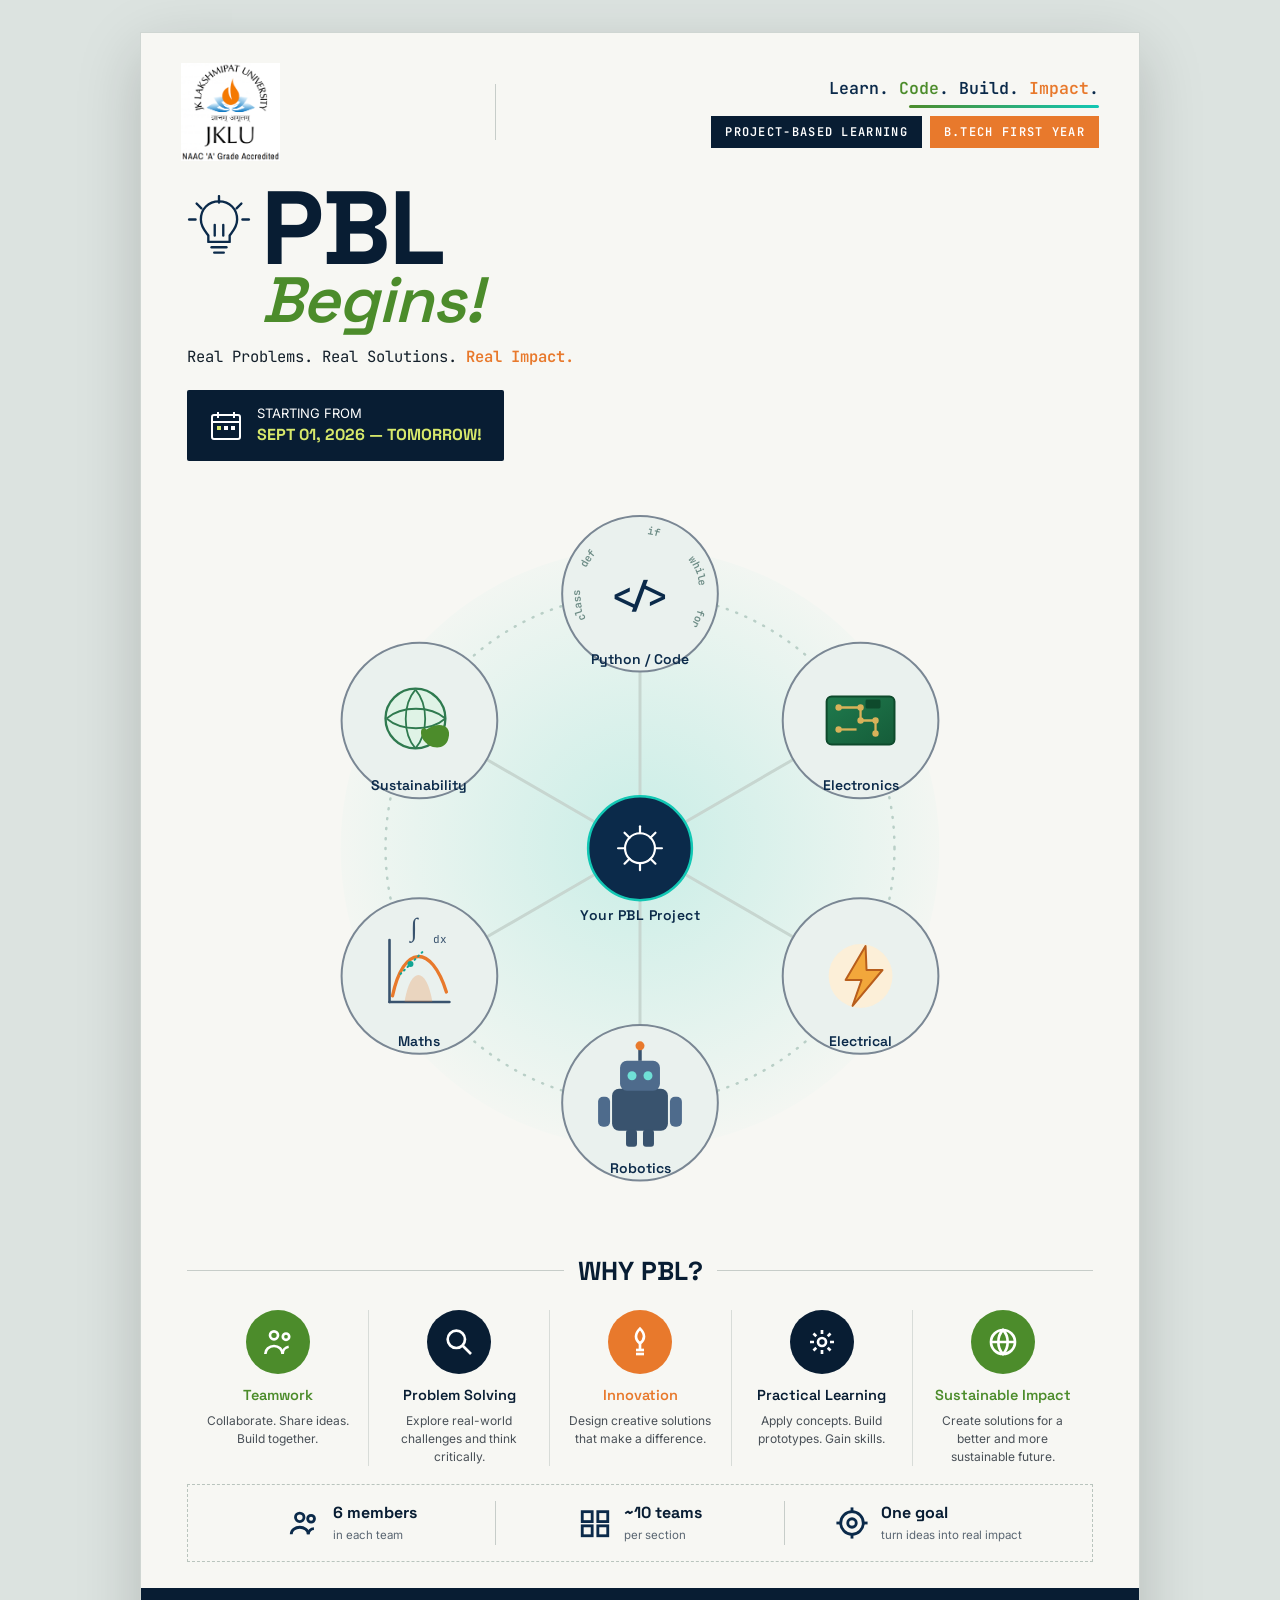
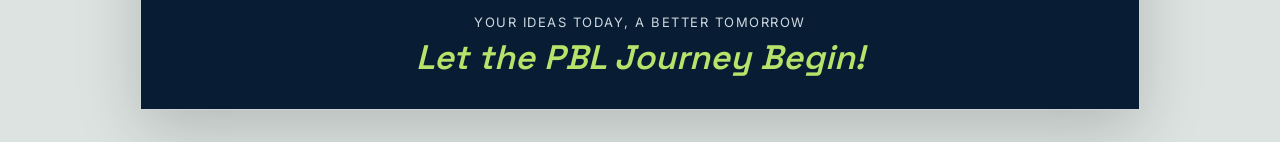
<file: 18/DOM4/img5.html>
<!DOCTYPE html>
<html lang="en">
<head>
<meta charset="UTF-8">
<title>PBL Begins — Software-Led Engineering</title>
<link rel="preconnect" href="https://fonts.googleapis.com">
<link href="https://fonts.googleapis.com/css2?family=Space+Grotesk:wght@400;500;600;700&family=JetBrains+Mono:wght@400;500;600&family=Inter:wght@400;500;600;700&display=swap" rel="stylesheet">
<style>
  :root{
    --navy:#0B2A4A;
    --navy-deep:#081D33;
    --green:#4C8C2B;
    --orange:#E8792C;
    --cyan:#12C7B4;
    --paper:#F7F7F3;
    --ink:#14202B;
    --hw-grey:#7A8794;
    --hw-fill:#EEF1F3;
  }
  *{box-sizing:border-box; margin:0; padding:0;}
  body{
    background:#DCE3E0;
    display:flex;
    justify-content:center;
    padding:32px 12px;
    font-family:'Inter',sans-serif;
  }
  .poster{
    width:1000px;
    max-width:100%;
    background:var(--paper);
    position:relative;
    overflow:hidden;
    border:1px solid #cfd6d2;
    box-shadow:0 20px 60px rgba(0,0,0,0.18);
  }

  /* ===== HEADER ===== */
  .header{
    display:flex;
    align-items:center;
    justify-content:space-between;
    padding:30px 40px 14px 40px;
    gap:20px;
  }
  .brand{
    display:flex;
    align-items:center;
    flex-shrink:0;
  }
  .brand img.logo-img{
    height:98px;
    width:auto;
    display:block;
  }
  .divider-v{width:1px; height:56px; background:#c7cdc9; flex-shrink:0;}
  .tagline{
    text-align:right;
    flex-shrink:0;
  }
  .tagline .line1{
    font-family:'JetBrains Mono', monospace;
    font-weight:600;
    font-size:16.5px;
    color:var(--navy);
    white-space:nowrap;
  }
  .tagline .line1 .g{color:var(--green);}
  .tagline .line1 .o{color:var(--orange);}
  .tagline .underline{
    height:3px; width:190px; background:linear-gradient(90deg,var(--green),var(--cyan));
    margin:6px 0 8px auto; border-radius:2px;
  }
  .badge-row{
    display:flex;
    justify-content:flex-end;
    gap:8px;
    flex-wrap:nowrap;
  }
  .pbl-ribbon{
    display:inline-block;
    background:var(--navy-deep);
    color:#fff;
    font-family:'JetBrains Mono', monospace;
    font-weight:600;
    font-size:12px;
    letter-spacing:1.3px;
    padding:8px 14px;
    white-space:nowrap;
  }
  .year-tag{
    display:inline-block;
    background:var(--orange);
    color:#fff;
    font-family:'JetBrains Mono', monospace;
    font-weight:600;
    font-size:12px;
    letter-spacing:1.3px;
    padding:8px 14px;
    white-space:nowrap;
  }

  /* ===== HERO TITLE ===== */
  .hero-title{
    padding:6px 46px 0 46px;
    position:relative;
  }
  .pbl-row{
    display:flex;
    align-items:flex-start;
    gap:10px;
  }
  .bulb-icon{
    width:64px;
    height:64px;
    flex-shrink:0;
    margin-top:14px;
  }
  .hero-title h1{
    font-family:'Space Grotesk', sans-serif;
    font-weight:700;
    font-size:104px;
    line-height:0.92;
    color:var(--navy-deep);
    letter-spacing:-2px;
  }
  .hero-title .begins{
    font-family:'Space Grotesk', sans-serif;
    font-style:italic;
    font-weight:600;
    font-size:64px;
    color:var(--green);
    display:block;
    margin-top:-6px;
    letter-spacing:-1px;
  }
  .subline{
    font-family:'JetBrains Mono', monospace;
    font-size:15.5px;
    color:var(--ink);
    margin-top:14px;
    line-height:1.7;
  }
  .subline strong{color:var(--orange); font-weight:600;}

  .date-box{
    margin-top:20px;
    display:inline-flex;
    align-items:center;
    gap:14px;
    background:var(--navy-deep);
    color:#fff;
    padding:14px 22px;
    border-radius:2px;
  }
  .date-box .cal{width:34px; height:34px; flex-shrink:0;}
  .date-box .txt{font-family:'Inter',sans-serif; font-size:13px; line-height:1.5;}
  .date-box .txt b{
    color:#D7E86B; font-size:16px; display:block; font-family:'Space Grotesk',sans-serif;
  }

  /* ===== DIAGRAM ===== */
  .diagram-wrap{
    margin-top:8px;
    position:relative;
  }
  .diagram-wrap svg{display:block; width:100%; height:auto;}

  /* ===== WHY SECTION ===== */
  .why{
    padding:6px 46px 10px 46px;
  }
  .why-head{
    display:flex; align-items:center; gap:14px; margin-bottom:22px;
  }
  .why-head .rule{flex:1; height:1px; background:#c7cdc9;}
  .why-head h2{
    font-family:'Space Grotesk', sans-serif;
    font-weight:700;
    font-size:26px;
    color:var(--navy-deep);
    white-space:nowrap;
  }
  .cards{
    display:grid;
    grid-template-columns:repeat(5,1fr);
    gap:0;
  }
  .card{
    padding:0 14px;
    border-left:1px solid #d8dcd8;
    text-align:center;
  }
  .card:first-child{border-left:none;}
  .card .icon-circ{
    width:64px; height:64px; border-radius:50%;
    display:flex; align-items:center; justify-content:center;
    margin:0 auto 12px auto;
  }
  .card .icon-circ svg{width:32px; height:32px;}
  .card h3{
    font-family:'Space Grotesk', sans-serif;
    font-weight:600;
    font-size:14.5px;
    margin-bottom:8px;
  }
  .card p{
    font-size:12px;
    color:#495057;
    line-height:1.5;
  }
  .c1 .icon-circ{background:var(--navy-deep);}
  .c2 .icon-circ{background:var(--cyan);}
  .c3 .icon-circ{background:var(--orange);}
  .c4 .icon-circ{background:var(--green);}
  .c5 .icon-circ{background:#39536E;}
  .c1 h3{color:var(--navy-deep);}
  .c2 h3{color:#0E9C8D;}
  .c3 h3{color:var(--orange);}
  .c4 h3{color:var(--green);}
  .c5 h3{color:#39536E;}

  /* ===== STAT BAR ===== */
  .stats{
    margin:8px 46px 0 46px;
    border:1px dashed #b9c4bd;
    display:flex;
    align-items:center;
    padding:16px 20px;
  }
  .stats .item{
    display:flex; align-items:center; gap:12px; flex:1; justify-content:center;
  }
  .stats .item svg{width:34px; height:34px; flex-shrink:0;}
  .stats .item .txt b{
    display:block; font-family:'Space Grotesk',sans-serif; font-size:16px; color:var(--navy-deep);
  }
  .stats .item .txt span{font-size:11.5px; color:#5a6672;}
  .stats .sep{width:1px; height:44px; background:#c7cdc9;}

  /* ===== FOOTER ===== */
  .footer{
    margin-top:26px;
    background:var(--navy-deep);
    color:#fff;
    text-align:center;
    padding:26px 20px 30px 20px;
    position:relative;
    overflow:hidden;
  }
  .footer .l1{
    font-family:'Inter',sans-serif;
    font-size:13px;
    letter-spacing:1.5px;
    color:#cfd8e0;
  }
  .footer .l2{
    font-family:'Space Grotesk', sans-serif;
    font-style:italic;
    font-weight:600;
    font-size:34px;
    color:#B7E36B;
    margin-top:6px;
  }
</style>
</head>
<body>
<div class="poster">

  <!-- HEADER -->
  <div class="header">
    <div class="brand">
      <img class="logo-img" src="[data-uri]" alt="JK Lakshmipat University logo">
    </div>
    <div class="divider-v"></div>
    <div class="tagline">
      <div class="line1">Learn. <span class="g">Code</span>. Build. <span class="o">Impact</span>.</div>
      <div class="underline"></div>
      <div class="badge-row">
        <div class="pbl-ribbon">PROJECT-BASED LEARNING</div>
        <div class="year-tag">B.TECH FIRST YEAR</div>
      </div>
    </div>
  </div>

  <!-- HERO TITLE -->
  <div class="hero-title">
    <div class="pbl-row">
      <svg class="bulb-icon" viewBox="0 0 60 60" fill="none" stroke="#0B2A4A" stroke-width="2.2" stroke-linecap="round" stroke-linejoin="round">
        <path d="M30 6 C20 6 13 13 13 23 C13 30 17 34 20 38 L20 44 L40 44 L40 38 C43 34 47 30 47 23 C47 13 40 6 30 6 Z"/>
        <line x1="23" y1="49" x2="37" y2="49"/>
        <line x1="25.5" y1="54" x2="34.5" y2="54"/>
        <line x1="26" y1="38" x2="26" y2="28"/>
        <line x1="34" y1="38" x2="34" y2="28"/>
        <line x1="30" y1="1" x2="30" y2="7"/>
        <line x1="9" y1="8" x2="13.5" y2="12.5"/>
        <line x1="51" y1="8" x2="46.5" y2="12.5"/>
        <line x1="2" y1="23" x2="8" y2="23"/>
        <line x1="58" y1="23" x2="52" y2="23"/>
      </svg>
      <h1>PBL<span class="begins">Begins!</span></h1>
    </div>
    <div class="subline">
      Real Problems. Real Solutions. <strong>Real Impact.</strong>
    </div>
    <div class="date-box">
      <svg class="cal" viewBox="0 0 34 34">
        <rect x="3" y="6" width="28" height="24" rx="2" fill="none" stroke="#fff" stroke-width="2"/>
        <line x1="3" y1="13" x2="31" y2="13" stroke="#fff" stroke-width="2"/>
        <line x1="9" y1="3" x2="9" y2="9" stroke="#fff" stroke-width="2"/>
        <line x1="25" y1="3" x2="25" y2="9" stroke="#fff" stroke-width="2"/>
        <rect x="8" y="17" width="4" height="4" fill="#D7E86B"/>
        <rect x="15" y="17" width="4" height="4" fill="#fff"/>
        <rect x="22" y="17" width="4" height="4" fill="#fff"/>
      </svg>
      <div class="txt">STARTING FROM<br><b>SEPT 01, 2026 — TOMORROW!</b></div>
    </div>
  </div>

  <!-- DIAGRAM: six subjects meeting in one shared project — circular, no single subject on top -->
  <div class="diagram-wrap">
<svg viewBox="0 0 1000 780" xmlns="http://www.w3.org/2000/svg">
  <defs>
    <radialGradient id="glow" cx="50%" cy="49%" r="55%">
      <stop offset="0%" stop-color="#12C7B4" stop-opacity="0.20"/>
      <stop offset="100%" stop-color="#12C7B4" stop-opacity="0"/>
    </radialGradient>
    <linearGradient id="pcb" x1="0" y1="0" x2="1" y2="1">
      <stop offset="0%" stop-color="#1F7A4D"/>
      <stop offset="100%" stop-color="#155C39"/>
    </linearGradient>
  </defs>

  <!-- soft glow behind the whole wheel -->
  <circle cx="500" cy="380" r="300" fill="url(#glow)"/>

  <!-- the ring: every subject sits on the same circle, none higher than another -->
  <circle cx="500" cy="380" r="255" fill="none" stroke="#B9CFC7" stroke-width="2.5" stroke-dasharray="1 9" stroke-linecap="round"/>

  <!-- equal spokes from the shared centre to every subject -->
  <line x1="500" y1="380" x2="500" y2="125" stroke="#C7D6D0" stroke-width="3"/>
  <line x1="500" y1="380" x2="721" y2="252" stroke="#C7D6D0" stroke-width="3"/>
  <line x1="500" y1="380" x2="721" y2="508" stroke="#C7D6D0" stroke-width="3"/>
  <line x1="500" y1="380" x2="500" y2="635" stroke="#C7D6D0" stroke-width="3"/>
  <line x1="500" y1="380" x2="279" y2="508" stroke="#C7D6D0" stroke-width="3"/>
  <line x1="500" y1="380" x2="279" y2="252" stroke="#C7D6D0" stroke-width="3"/>

  <!-- shared centre: the project itself, not owned by any single subject -->
  <g transform="translate(500,380)">
    <circle r="52" fill="#0B2A4A"/>
    <circle r="52" fill="none" stroke="#12C7B4" stroke-width="2.5"/>
    <g stroke="#ffffff" stroke-width="2.2" fill="none" stroke-linecap="round">
      <circle r="15"/>
      <line x1="0" y1="-22" x2="0" y2="-15"/>
      <line x1="0" y1="15" x2="0" y2="22"/>
      <line x1="-22" y1="0" x2="-15" y2="0"/>
      <line x1="15" y1="0" x2="22" y2="0"/>
      <line x1="-15.5" y1="-15.5" x2="-10.5" y2="-10.5"/>
      <line x1="10.5" y1="10.5" x2="15.5" y2="15.5"/>
      <line x1="15.5" y1="-15.5" x2="10.5" y2="-10.5"/>
      <line x1="-10.5" y1="10.5" x2="-15.5" y2="15.5"/>
    </g>
    <text x="0" y="72" text-anchor="middle" font-family="Space Grotesk, sans-serif" font-weight="600" font-size="14" letter-spacing="0.5" fill="#0B2A4A">Your PBL Project</text>
  </g>

  <!-- NODE: Python / Code — same size, same ring as every other subject -->
  <g transform="translate(500,125)">
    <circle r="78" fill="#EAF1EE" stroke="#7A8794" stroke-width="2"/>
    <path id="pyRing" d="M 0,-60 A 60,60 0 1,1 -0.1,-60" fill="none"/>
    <text font-family="JetBrains Mono, monospace" font-size="10.5" font-weight="600" fill="#6C8B85"><textPath href="#pyRing" startOffset="2%">if</textPath></text>
    <text font-family="JetBrains Mono, monospace" font-size="10.5" font-weight="600" fill="#6C8B85"><textPath href="#pyRing" startOffset="15%">while</textPath></text>
    <text font-family="JetBrains Mono, monospace" font-size="10.5" font-weight="600" fill="#6C8B85"><textPath href="#pyRing" startOffset="29%">for</textPath></text>
    <text font-family="JetBrains Mono, monospace" font-size="10.5" font-weight="600" fill="#6C8B85"><textPath href="#pyRing" startOffset="68%">class</textPath></text>
    <text font-family="JetBrains Mono, monospace" font-size="10.5" font-weight="600" fill="#6C8B85"><textPath href="#pyRing" startOffset="82%">def</textPath></text>
    <text x="0" y="14" text-anchor="middle" font-family="JetBrains Mono, monospace" font-weight="700" font-size="34" fill="#0B2A4A">&lt;/&gt;</text>
    <text x="0" y="70" text-anchor="middle" font-family="Space Grotesk, sans-serif" font-weight="600" font-size="14" fill="#0B2A4A">Python / Code</text>
  </g>

  <!-- NODE: Electronics -->
  <g transform="translate(721,252)">
    <circle r="78" fill="#EAF1EE" stroke="#7A8794" stroke-width="2"/>
    <rect x="-34" y="-24" width="68" height="48" rx="5" fill="url(#pcb)" stroke="#0E4A2C" stroke-width="2"/>
    <path d="M-22,-13 H0 V0 H15 V13" stroke="#D8B25A" stroke-width="2.3" fill="none"/>
    <path d="M-22,9 H-4" stroke="#D8B25A" stroke-width="2.3" fill="none"/>
    <circle cx="-22" cy="-13" r="3.2" fill="#D8B25A"/>
    <circle cx="0" cy="-13" r="3.2" fill="#D8B25A"/>
    <circle cx="0" cy="0" r="3.2" fill="#D8B25A"/>
    <circle cx="15" cy="0" r="3.2" fill="#D8B25A"/>
    <circle cx="15" cy="13" r="3.2" fill="#D8B25A"/>
    <circle cx="-22" cy="9" r="3.2" fill="#D8B25A"/>
    <rect x="5" y="-21" width="15" height="9" rx="1.5" fill="#0E4A2C"/>
    <text x="0" y="70" text-anchor="middle" font-family="Space Grotesk, sans-serif" font-weight="600" font-size="14" fill="#0B2A4A">Electronics</text>
  </g>

  <!-- NODE: Electrical -->
  <g transform="translate(721,508)">
    <circle r="78" fill="#EAF1EE" stroke="#7A8794" stroke-width="2"/>
    <circle r="32" fill="#FCEFD8"/>
    <polygon points="5,-30 -15,4 1,4 -8,30 22,-6 6,-6" fill="#F2A73B" stroke="#B85E1C" stroke-width="2" stroke-linejoin="round"/>
    <text x="0" y="70" text-anchor="middle" font-family="Space Grotesk, sans-serif" font-weight="600" font-size="14" fill="#0B2A4A">Electrical</text>
  </g>

  <!-- NODE: Robotics -->
  <g transform="translate(500,635)">
    <circle r="78" fill="#EAF1EE" stroke="#7A8794" stroke-width="2"/>
    <rect x="-28" y="-14" width="56" height="42" rx="7" fill="#39536E"/>
    <rect x="-20" y="-42" width="40" height="30" rx="7" fill="#4E6B8C"/>
    <circle cx="-8" cy="-27" r="4.5" fill="#6FE0D6"/>
    <circle cx="8" cy="-27" r="4.5" fill="#6FE0D6"/>
    <line x1="0" y1="-42" x2="0" y2="-53" stroke="#39536E" stroke-width="3.5"/>
    <circle cx="0" cy="-57" r="4.5" fill="#E8792C"/>
    <rect x="-42" y="-6" width="12" height="30" rx="5" fill="#4E6B8C"/>
    <rect x="30" y="-6" width="12" height="30" rx="5" fill="#4E6B8C"/>
    <rect x="-14" y="27" width="11" height="17" rx="3" fill="#39536E"/>
    <rect x="3" y="27" width="11" height="17" rx="3" fill="#39536E"/>
    <text x="0" y="70" text-anchor="middle" font-family="Space Grotesk, sans-serif" font-weight="600" font-size="14" fill="#0B2A4A">Robotics</text>
  </g>

  <!-- NODE: Maths (calculus: area under a curve + a tangent line) -->
  <g transform="translate(279,508)">
    <circle r="78" fill="#EAF1EE" stroke="#7A8794" stroke-width="2"/>
    <!-- axes -->
    <line x1="-30" y1="26" x2="30" y2="26" stroke="#39536E" stroke-width="2.6" stroke-linecap="round"/>
    <line x1="-30" y1="26" x2="-30" y2="-36" stroke="#39536E" stroke-width="2.6" stroke-linecap="round"/>
    <!-- shaded area under the curve: the integral -->
    <path d="M-15,26 C -9,-10 7,-10 13,26 Z" fill="#E8792C" opacity="0.24"/>
    <!-- the curve itself -->
    <path d="M-27,20 C -16,-32 12,-32 27,16" fill="none" stroke="#E8792C" stroke-width="3.3" stroke-linecap="round"/>
    <!-- tangent line at a point: the derivative -->
    <line x1="-19" y1="-2" x2="3" y2="-24" stroke="#12A594" stroke-width="2" stroke-dasharray="1 4" stroke-linecap="round"/>
    <circle cx="-9" cy="-12" r="3" fill="#12A594"/>
    <!-- integral symbol -->
    <text x="-6" y="-40" text-anchor="middle" font-family="Georgia, serif" font-style="italic" font-weight="700" font-size="26" fill="#39536E">&#8747;</text>
    <text x="14" y="-33" font-family="JetBrains Mono, monospace" font-size="11" fill="#39536E">dx</text>
    <text x="0" y="70" text-anchor="middle" font-family="Space Grotesk, sans-serif" font-weight="600" font-size="14" fill="#0B2A4A">Maths</text>
  </g>

  <!-- NODE: Sustainability -->
  <g transform="translate(279,252)">
    <circle r="78" fill="#EAF1EE" stroke="#7A8794" stroke-width="2"/>
    <circle cx="-4" cy="-2" r="30" fill="#DFF3E6" stroke="#2F7A4F" stroke-width="2.3"/>
    <path d="M-33,-2 C -18,-15 11,-15 26,-2" fill="none" stroke="#2F7A4F" stroke-width="1.8"/>
    <path d="M-33,-2 C -18,11 11,11 26,-2" fill="none" stroke="#2F7A4F" stroke-width="1.8"/>
    <path d="M-4,-31 C 9,-16 9,13 -4,28" fill="none" stroke="#2F7A4F" stroke-width="1.8"/>
    <path d="M-4,-31 C -17,-16 -17,13 -4,28" fill="none" stroke="#2F7A4F" stroke-width="1.8"/>
    <path d="M7,9 C20,0 33,5 29,18 C26,31 9,29 3,18 C0,11 2,5 7,9 Z" fill="#4C8C2B"/>
    <text x="0" y="70" text-anchor="middle" font-family="Space Grotesk, sans-serif" font-weight="600" font-size="14" fill="#0B2A4A">Sustainability</text>
  </g>

</svg>
  </div>

  <!-- WHY PBL? -->
  <div class="why">
    <div class="why-head">
      <div class="rule"></div>
      <h2>WHY PBL?</h2>
      <div class="rule"></div>
    </div>
    <div class="cards">
      <div class="card c4">
        <div class="icon-circ">
          <svg viewBox="0 0 24 24" fill="none" stroke="#fff" stroke-width="2"><circle cx="9" cy="7" r="3"/><path d="M2.5 21c0-3.5 3-6 6.5-6s6.5 2.5 6.5 6"/><circle cx="18" cy="8" r="2.4"/><path d="M15.5 21c0-2.8 2-5 4.5-5.4"/></svg>
        </div>
        <h3>Teamwork</h3>
        <p>Collaborate. Share ideas. Build together.</p>
      </div>
      <div class="card c1">
        <div class="icon-circ">
          <svg viewBox="0 0 24 24" fill="none" stroke="#fff" stroke-width="2"><circle cx="10" cy="10" r="6.5"/><line x1="15" y1="15" x2="21" y2="21"/></svg>
        </div>
        <h3>Problem Solving</h3>
        <p>Explore real-world challenges and think critically.</p>
      </div>
      <div class="card c3">
        <div class="icon-circ">
          <svg viewBox="0 0 24 24" fill="none" stroke="#fff" stroke-width="2"><path d="M12 2 C8 6 8 10 12 13 C16 10 16 6 12 2 Z"/><line x1="12" y1="13" x2="12" y2="18"/><line x1="9" y1="18" x2="15" y2="18"/><line x1="9" y1="21" x2="15" y2="21"/></svg>
        </div>
        <h3>Innovation</h3>
        <p>Design creative solutions that make a difference.</p>
      </div>
      <div class="card c1">
        <div class="icon-circ">
          <svg viewBox="0 0 24 24" fill="none" stroke="#fff" stroke-width="2"><circle cx="12" cy="12" r="3"/><path d="M12 3v3M12 18v3M3 12h3M18 12h3M5.6 5.6l2.1 2.1M16.3 16.3l2.1 2.1M5.6 18.4l2.1-2.1M16.3 7.7l2.1-2.1"/></svg>
        </div>
        <h3>Practical Learning</h3>
        <p>Apply concepts. Build prototypes. Gain skills.</p>
      </div>
      <div class="card c4">
        <div class="icon-circ">
          <svg viewBox="0 0 24 24" fill="none" stroke="#fff" stroke-width="2"><circle cx="12" cy="12" r="9"/><path d="M3 12h18M12 3c2.5 2.5 3.5 5.7 3.5 9s-1 6.5-3.5 9c-2.5-2.5-3.5-5.7-3.5-9s1-6.5 3.5-9Z"/></svg>
        </div>
        <h3>Sustainable Impact</h3>
        <p>Create solutions for a better and more sustainable future.</p>
      </div>
    </div>
  </div>

  <!-- STATS -->
  <div class="stats">
    <div class="item">
      <svg viewBox="0 0 24 24" fill="none" stroke="#0B2A4A" stroke-width="2"><circle cx="9" cy="8" r="3"/><path d="M3 20c0-3 3-5 6-5s6 2 6 5"/><circle cx="17" cy="9" r="2.4"/><path d="M15 20c0-2.4 2-4 4-4"/></svg>
      <div class="txt"><b>6 members</b><span>in each team</span></div>
    </div>
    <div class="sep"></div>
    <div class="item">
      <svg viewBox="0 0 24 24" fill="none" stroke="#0B2A4A" stroke-width="2"><rect x="3" y="4" width="7" height="7"/><rect x="14" y="4" width="7" height="7"/><rect x="3" y="14" width="7" height="7"/><rect x="14" y="14" width="7" height="7"/></svg>
      <div class="txt"><b>~10 teams</b><span>per section</span></div>
    </div>
    <div class="sep"></div>
    <div class="item">
      <svg viewBox="0 0 24 24" fill="none" stroke="#0B2A4A" stroke-width="2"><circle cx="12" cy="12" r="8"/><circle cx="12" cy="12" r="3"/><line x1="12" y1="1" x2="12" y2="5"/><line x1="12" y1="19" x2="12" y2="23"/><line x1="1" y1="12" x2="5" y2="12"/><line x1="19" y1="12" x2="23" y2="12"/></svg>
      <div class="txt"><b>One goal</b><span>turn ideas into real impact</span></div>
    </div>
  </div>

  <!-- FOOTER -->
  <div class="footer">
    <div class="l1">YOUR IDEAS TODAY, A BETTER TOMORROW</div>
    <div class="l2">Let the PBL Journey Begin!</div>
  </div>

</div>
</body>
</html>
</file>
<file: 18/DOM1/style.css>
* {
    margin: 0;
    padding: 0;
    box-sizing: border-box;
}

body {
    font-family: 'Segoe UI', Arial, sans-serif;
    background: #fafafa;
    display: flex;
    justify-content: center;
    padding: 40px 0;
}

.insta-card {
    width: 320px;
    background: #fff;
    border: 1px solid #dbdbdb;
    border-radius: 8px;
    overflow: hidden;
}

.insta-header {
    display: flex;
    align-items: center;
    gap: 10px;
    padding: 10px 12px;
}

.insta-avatar {
    width: 34px;
    height: 34px;
    border-radius: 50%;
    background: linear-gradient(45deg, #f58529, #dd2a7b, #8134af, #515bd4);
    display: flex;
    align-items: center;
    justify-content: center;
    color: #fff;
    font-weight: bold;
    font-size: 14px;
}

.insta-username {
    font-weight: 600;
    font-size: 14px;
}

.insta-post-image {
    height: 320px;
    background: linear-gradient(135deg, #a1c4fd, #c2e9fb);
    display: flex;
    align-items: center;
    justify-content: center;
    font-size: 70px;
}

.insta-actions {
    display: flex;
    align-items: center;
    gap: 14px;
    padding: 10px 12px 0 12px;
}

.icon {
    font-size: 26px;
    cursor: pointer;
    user-select: none;
    color: #262626;
    transition: transform 0.15s ease;
}

.icon.heart.liked {
    color: #ed4956;
}

.icon:active {
    transform: scale(1.2);
}

.likes-count {
    font-weight: 600;
    font-size: 14px;
    padding: 8px 12px 4px 12px;
}

.caption {
    font-size: 14px;
    padding: 0 12px 14px 12px;
    color: #262626;
}

.caption b {
    margin-right: 4px;
}
</file>
<file: 18/DOM2/style.css>
* {
    margin: 0;
    padding: 0;
    box-sizing: border-box;
}

body {
    font-family: 'Segoe UI', Arial, sans-serif;
    background: #fff8f0;
    display: flex;
    flex-direction: column;
    align-items: center;
    padding: 30px 0;
}

.nav-cart {
    width: 300px;
    background: #e23744;
    color: #fff;
    padding: 10px 16px;
    border-radius: 8px;
    font-weight: 600;
    margin-bottom: 20px;
    display: flex;
    justify-content: space-between;
}

.food-card {
    width: 300px;
    background: #fff;
    border-radius: 12px;
    box-shadow: 0 2px 10px rgba(0, 0, 0, 0.08);
    overflow: hidden;
}

.food-img {
    height: 160px;
    background: linear-gradient(135deg, #ffd6a5, #ff9a6c);
    display: flex;
    align-items: center;
    justify-content: center;
    font-size: 64px;
}

.food-info {
    padding: 14px 16px;
}

.food-info h3 {
    font-size: 17px;
    color: #3d3d3d;
}

.food-info .rating {
    color: #0b8a3d;
    font-size: 13px;
    font-weight: 600;
    margin: 4px 0;
}

.price-row {
    display: flex;
    justify-content: space-between;
    align-items: center;
    margin-top: 10px;
    position: relative;
}

.price {
    font-size: 16px;
    font-weight: 700;
    color: #3d3d3d;
}

.add-btn {
    background: #fff;
    border: 1px solid #e23744;
    color: #e23744;
    font-weight: 700;
    padding: 8px 22px;
    border-radius: 8px;
    cursor: pointer;
    font-size: 14px;
}

.stepper {
    display: flex;
    align-items: center;
    gap: 14px;
    background: #e23744;
    color: #fff;
    border-radius: 8px;
    padding: 6px 14px;
}

.stepper button {
    background: none;
    border: none;
    color: #fff;
    font-size: 18px;
    font-weight: 700;
    cursor: pointer;
}

.hidden {
    display: none;
}
</file>
<file: 18/DOM3/style.css>
* {
    margin: 0;
    padding: 0;
    box-sizing: border-box;
}

body {
    font-family: 'Segoe UI', Arial, sans-serif;
    background: #eaeded;
    display: flex;
    flex-direction: column;
    align-items: center;
}

.navbar {
    width: 100%;
    background: #131921;
    color: #fff;
    display: flex;
    justify-content: space-between;
    align-items: center;
    padding: 14px 40px;
}

.brand {
    font-size: 20px;
    font-weight: 700;
    letter-spacing: 1px;
}

.nav-icons {
    display: flex;
    gap: 26px;
    font-size: 18px;
}

.nav-icons span.count {
    background: #febd69;
    color: #131921;
    border-radius: 50%;
    padding: 1px 7px;
    font-size: 12px;
    font-weight: 700;
    margin-left: 4px;
}

.product-card {
    width: 280px;
    background: #fff;
    border-radius: 10px;
    margin-top: 36px;
    padding: 18px;
    position: relative;
    box-shadow: 0 2px 8px rgba(0, 0, 0, 0.08);
}

.wishlist-icon {
    position: absolute;
    top: 14px;
    right: 14px;
    font-size: 24px;
    cursor: pointer;
    color: #555;
}

.wishlist-icon.active {
    color: #e23744;
}

.product-img {
    height: 150px;
    display: flex;
    align-items: center;
    justify-content: center;
    font-size: 70px;
    background: #f5f5f5;
    border-radius: 8px;
}

.product-card h3 {
    margin-top: 14px;
    font-size: 16px;
    color: #0f1111;
}

.product-card .price {
    font-size: 20px;
    font-weight: 700;
    color: #0f1111;
    margin: 8px 0 14px 0;
}

.product-card .price::before {
    content: "₹";
}

#addToCartBtn {
    width: 100%;
    background: #ffd814;
    border: 1px solid #fcd200;
    border-radius: 20px;
    padding: 10px;
    font-weight: 600;
    cursor: pointer;
    font-size: 14px;
    color: #0f1111;
}

#addToCartBtn.added {
    background: #dcf5dc;
    border-color: #0b8a3d;
    color: #0b8a3d;
    cursor: default;
}
</file>
<file: 18/DOM4/style.css>
* {
    margin: 0;
    padding: 0;
    box-sizing: border-box;
}

body {
    font-family: 'Segoe UI', Arial, sans-serif;
    background: #f4f4f4;
    display: flex;
    justify-content: center;
    align-items: center;
    height: 100vh;
    transition: background 0.3s ease;
}

body.dark {
    background: #121212;
}

.ride-card {
    width: 320px;
    background: #fff;
    border-radius: 14px;
    padding: 22px;
    box-shadow: 0 4px 16px rgba(0, 0, 0, 0.1);
    border: 3px solid transparent;
    transition: all 0.3s ease;
}

.ride-card.dark {
    background: #1e1e1e;
    color: #f1f1f1;
}

.ride-card.confirmed {
    border-color: #0b8a3d;
}

.theme-toggle {
    text-align: right;
    margin-bottom: 10px;
}

#themeBtn {
    background: #222;
    color: #fff;
    border: none;
    padding: 6px 12px;
    border-radius: 20px;
    font-size: 12px;
    cursor: pointer;
}

.ride-card.dark #themeBtn {
    background: #f1f1f1;
    color: #222;
}

.ride-title {
    font-size: 20px;
    margin-bottom: 6px;
}

.fare {
    color: #666;
    margin-bottom: 18px;
    font-size: 14px;
}

.ride-card.dark .fare {
    color: #bbb;
}

#bookBtn {
    width: 100%;
    background: #3d8b40;
    color: #fff;
    border: none;
    padding: 12px;
    border-radius: 8px;
    font-size: 15px;
    font-weight: 600;
    cursor: pointer;
}

#bookBtn:disabled {
    background: #8fbf90;
    cursor: not-allowed;
}

.status {
    margin-top: 14px;
    font-size: 14px;
    font-weight: 600;
    min-height: 20px;
    color: #3d8b40;
}
</file>
<file: 18/DOM5/style.css>
* {
    margin: 0;
    padding: 0;
    box-sizing: border-box;
}

body {
    font-family: 'Segoe UI', Arial, sans-serif;
    background: #141414;
    display: flex;
    justify-content: center;
    align-items: center;
    height: 100vh;
}

.movie-card {
    width: 300px;
    background: #1f1f1f;
    border-radius: 12px;
    padding: 20px;
    text-align: center;
    color: #fff;
}

.movie-poster {
    height: 160px;
    background: linear-gradient(135deg, #3b0a0a, #8b0000);
    border-radius: 8px;
    display: flex;
    align-items: center;
    justify-content: center;
    font-size: 60px;
    margin-bottom: 14px;
}

.movie-card h3 {
    font-size: 18px;
    margin-bottom: 12px;
}

.stars {
    font-size: 30px;
    letter-spacing: 6px;
    margin-bottom: 10px;
}

.star {
    color: #555;
    cursor: pointer;
    transition: color 0.15s ease;
}

.star.filled {
    color: #e50914;
}

#ratingText {
    font-size: 14px;
    color: #bbb;
}
</file>
